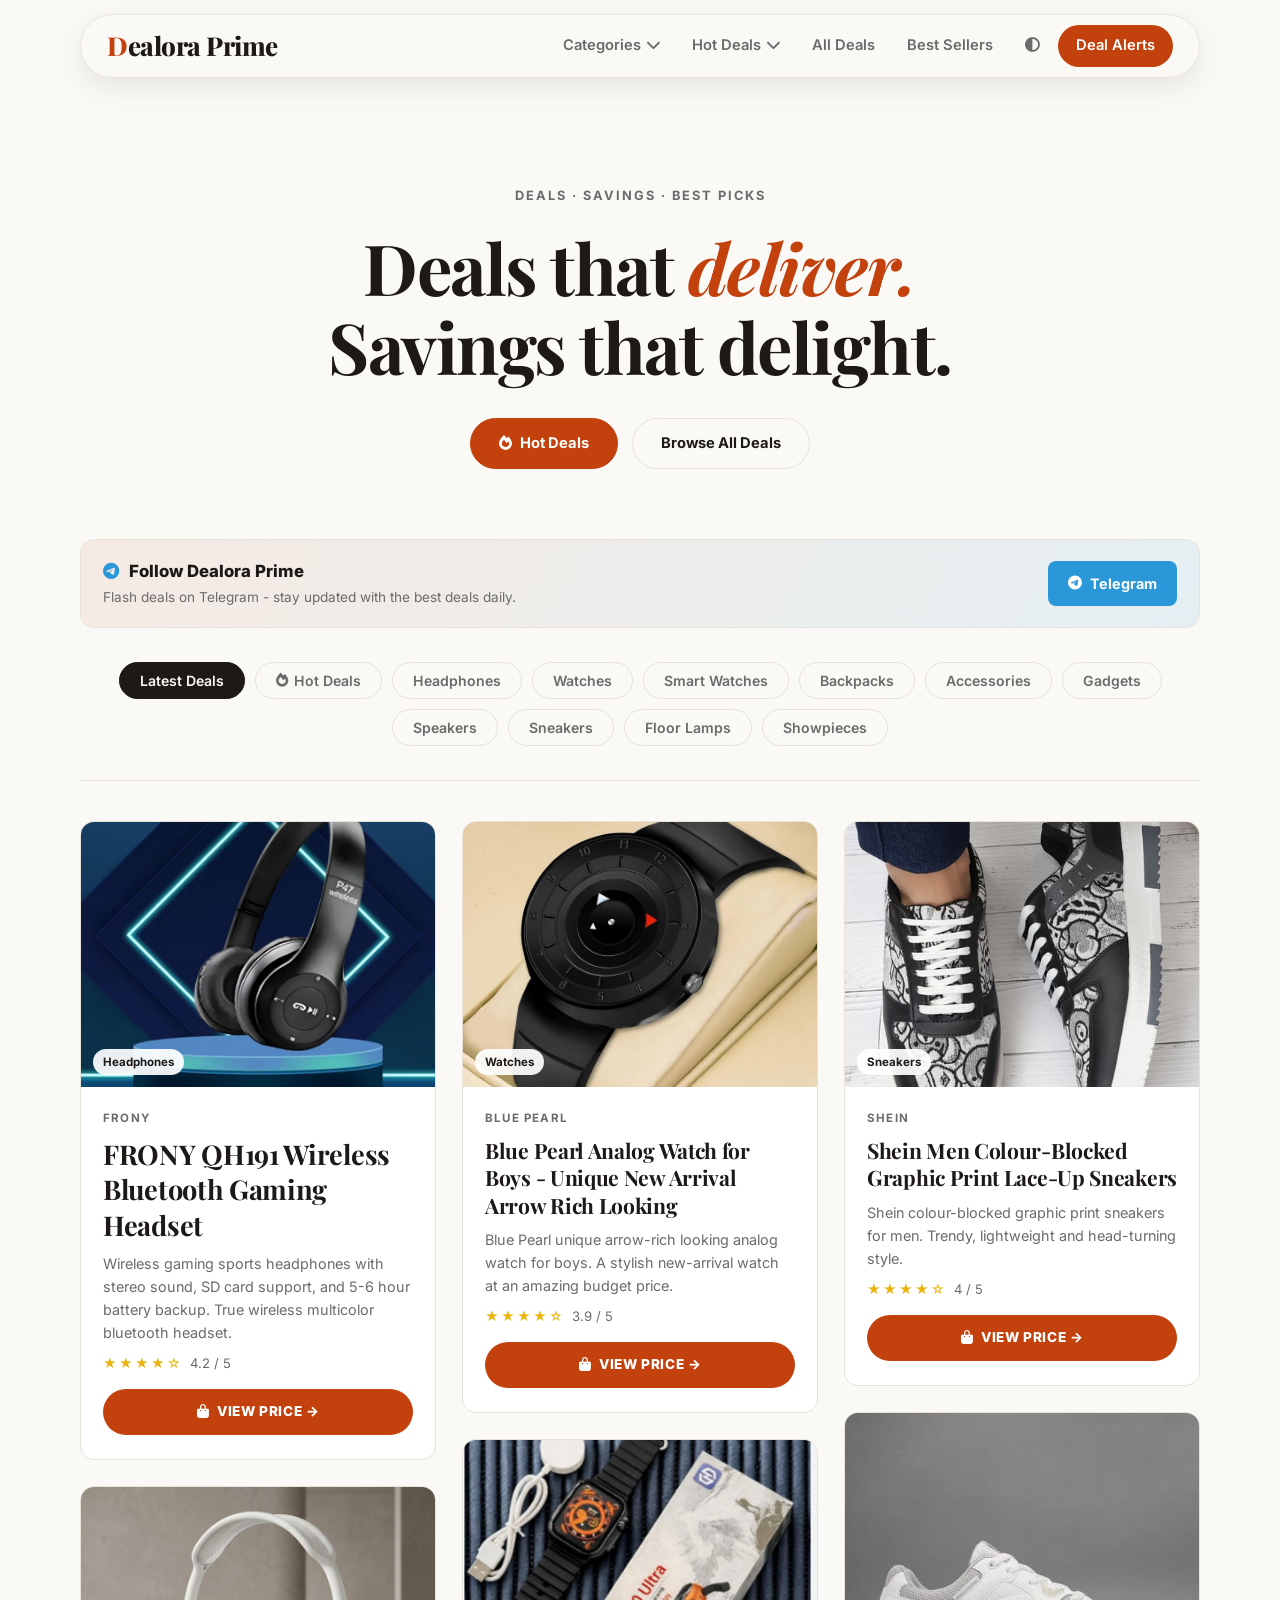
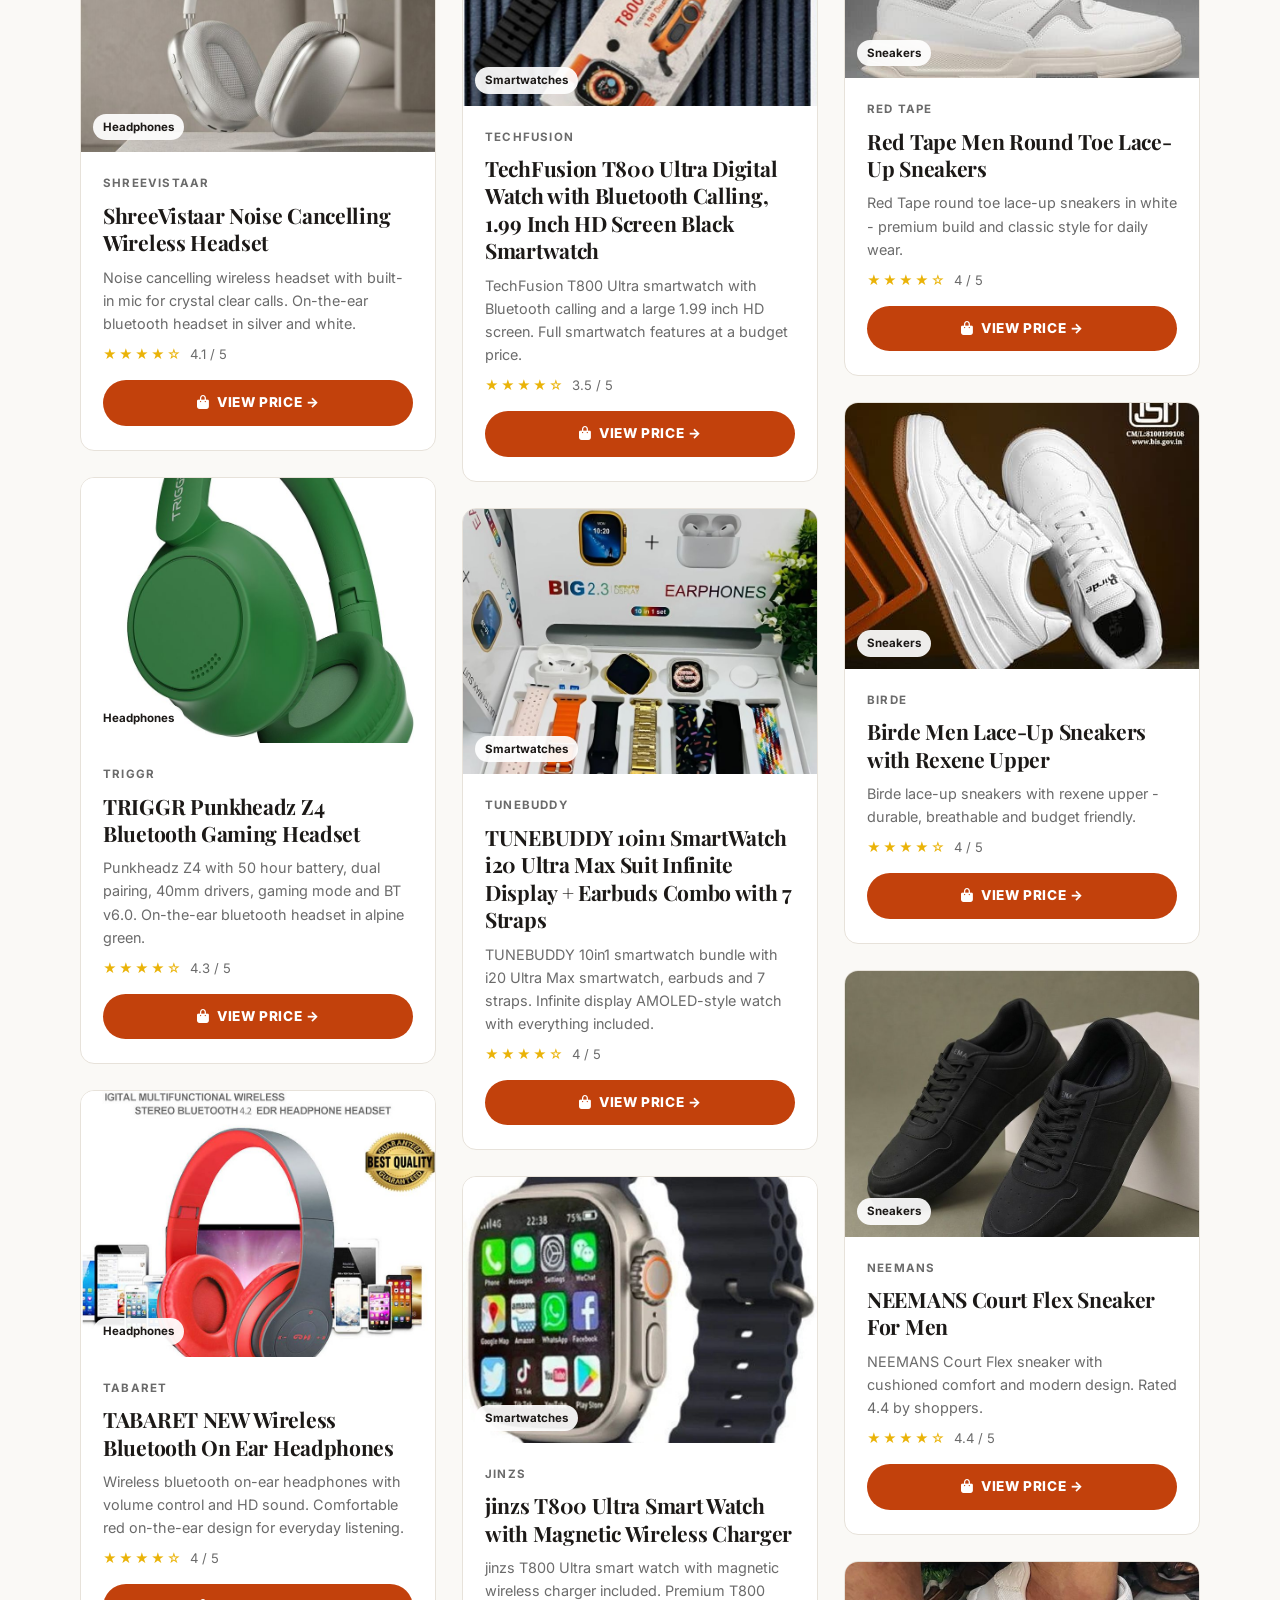
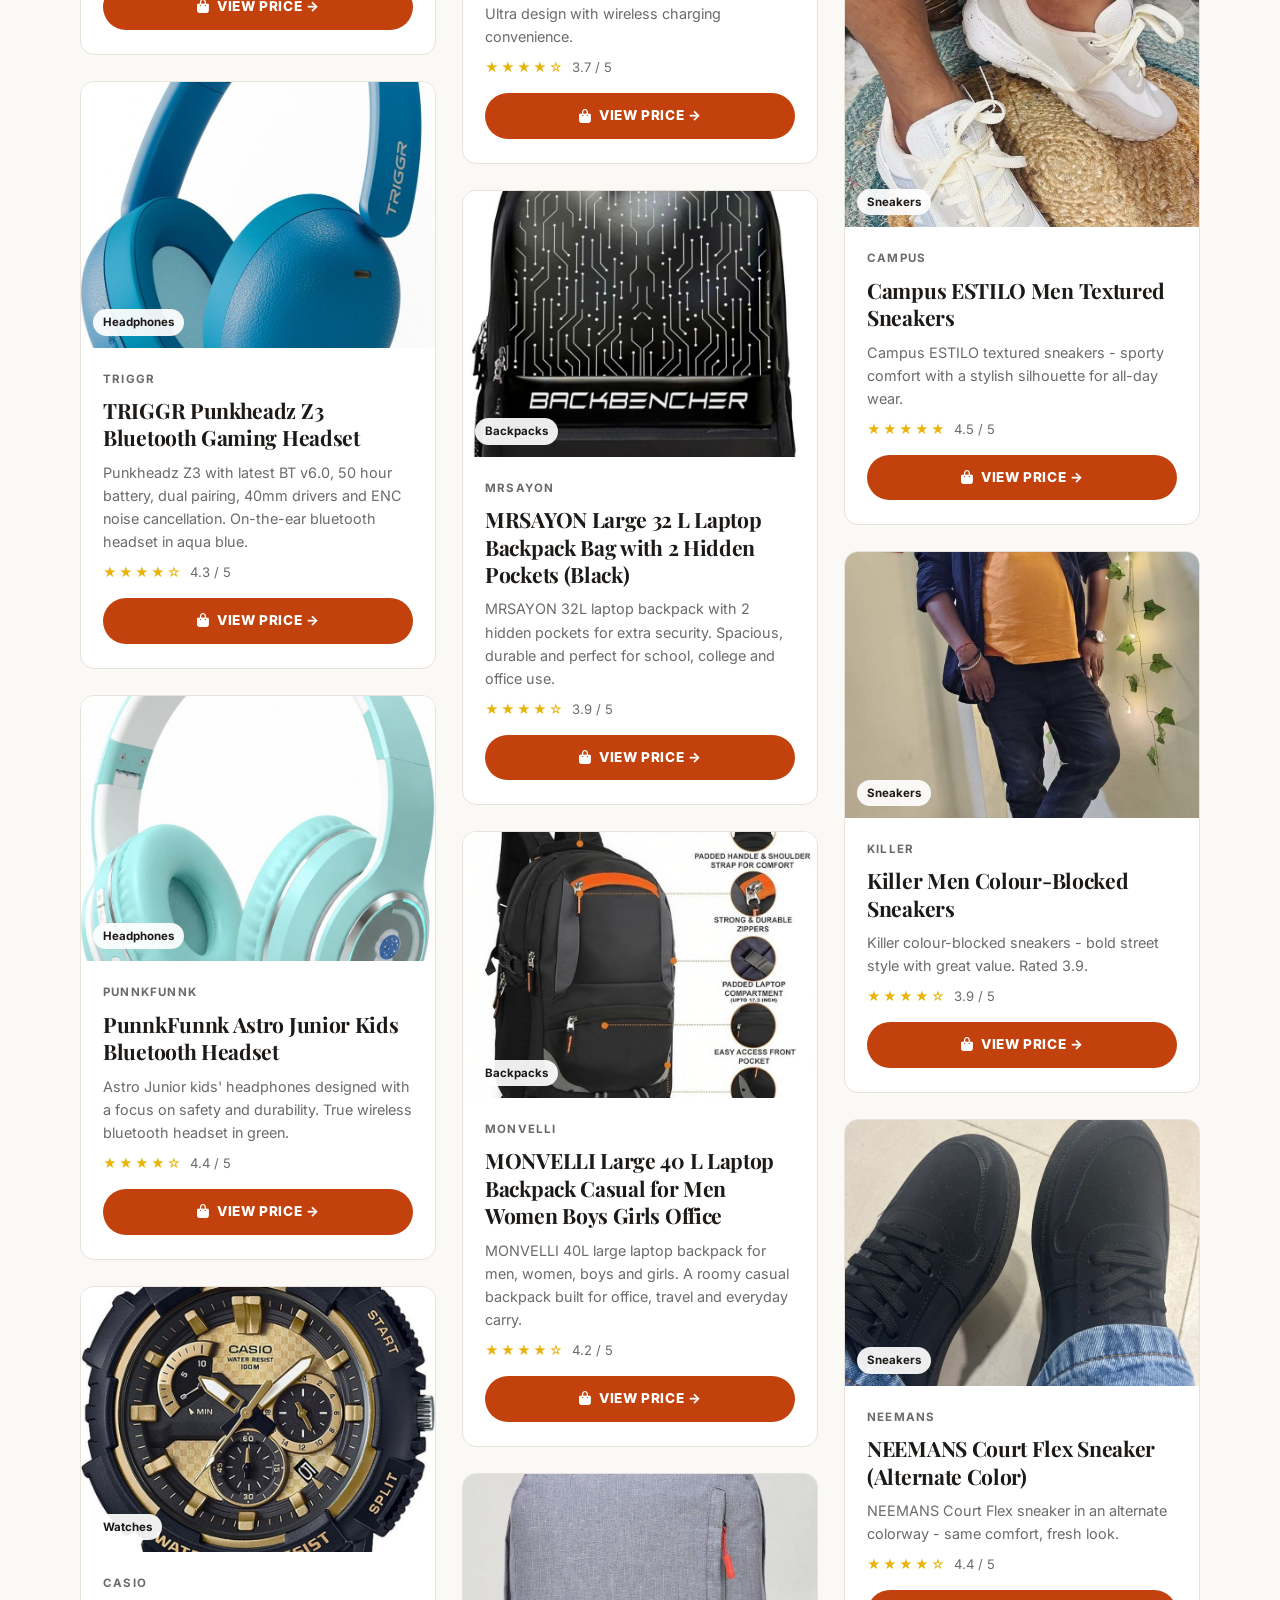
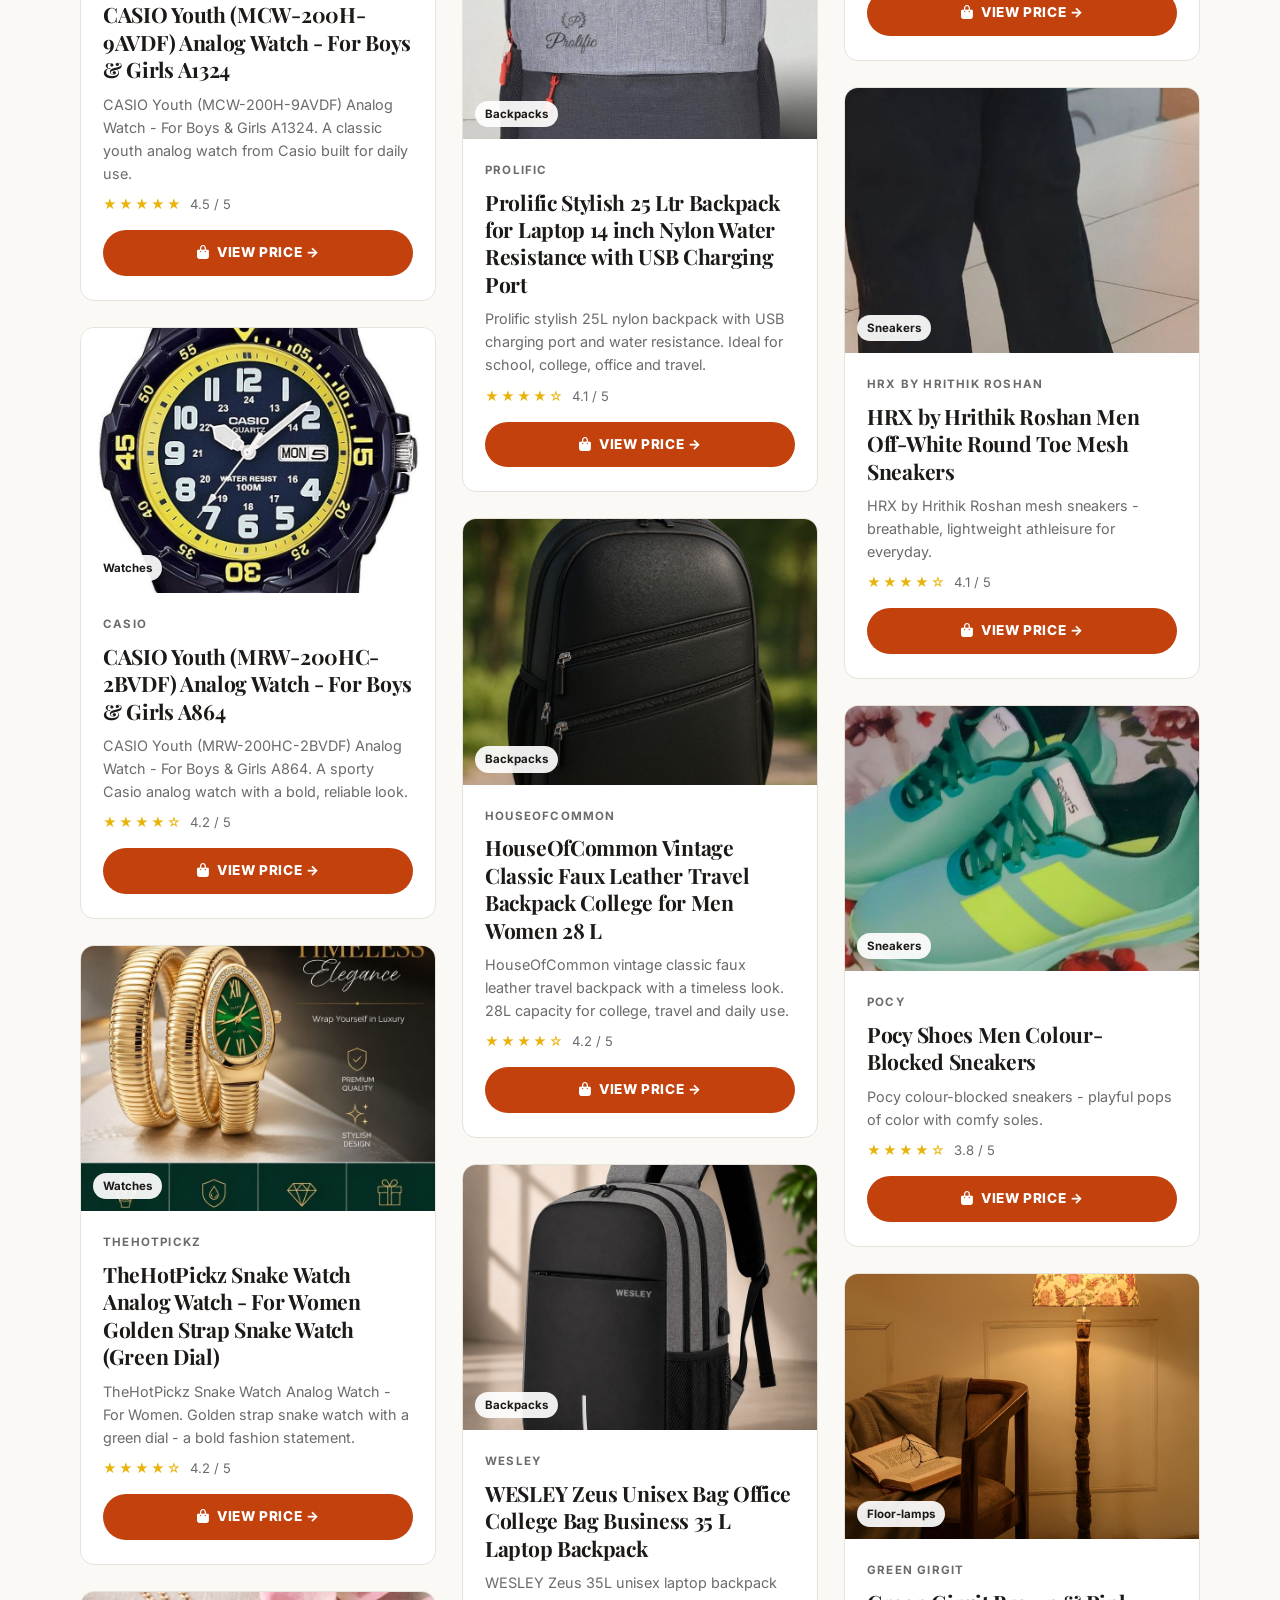
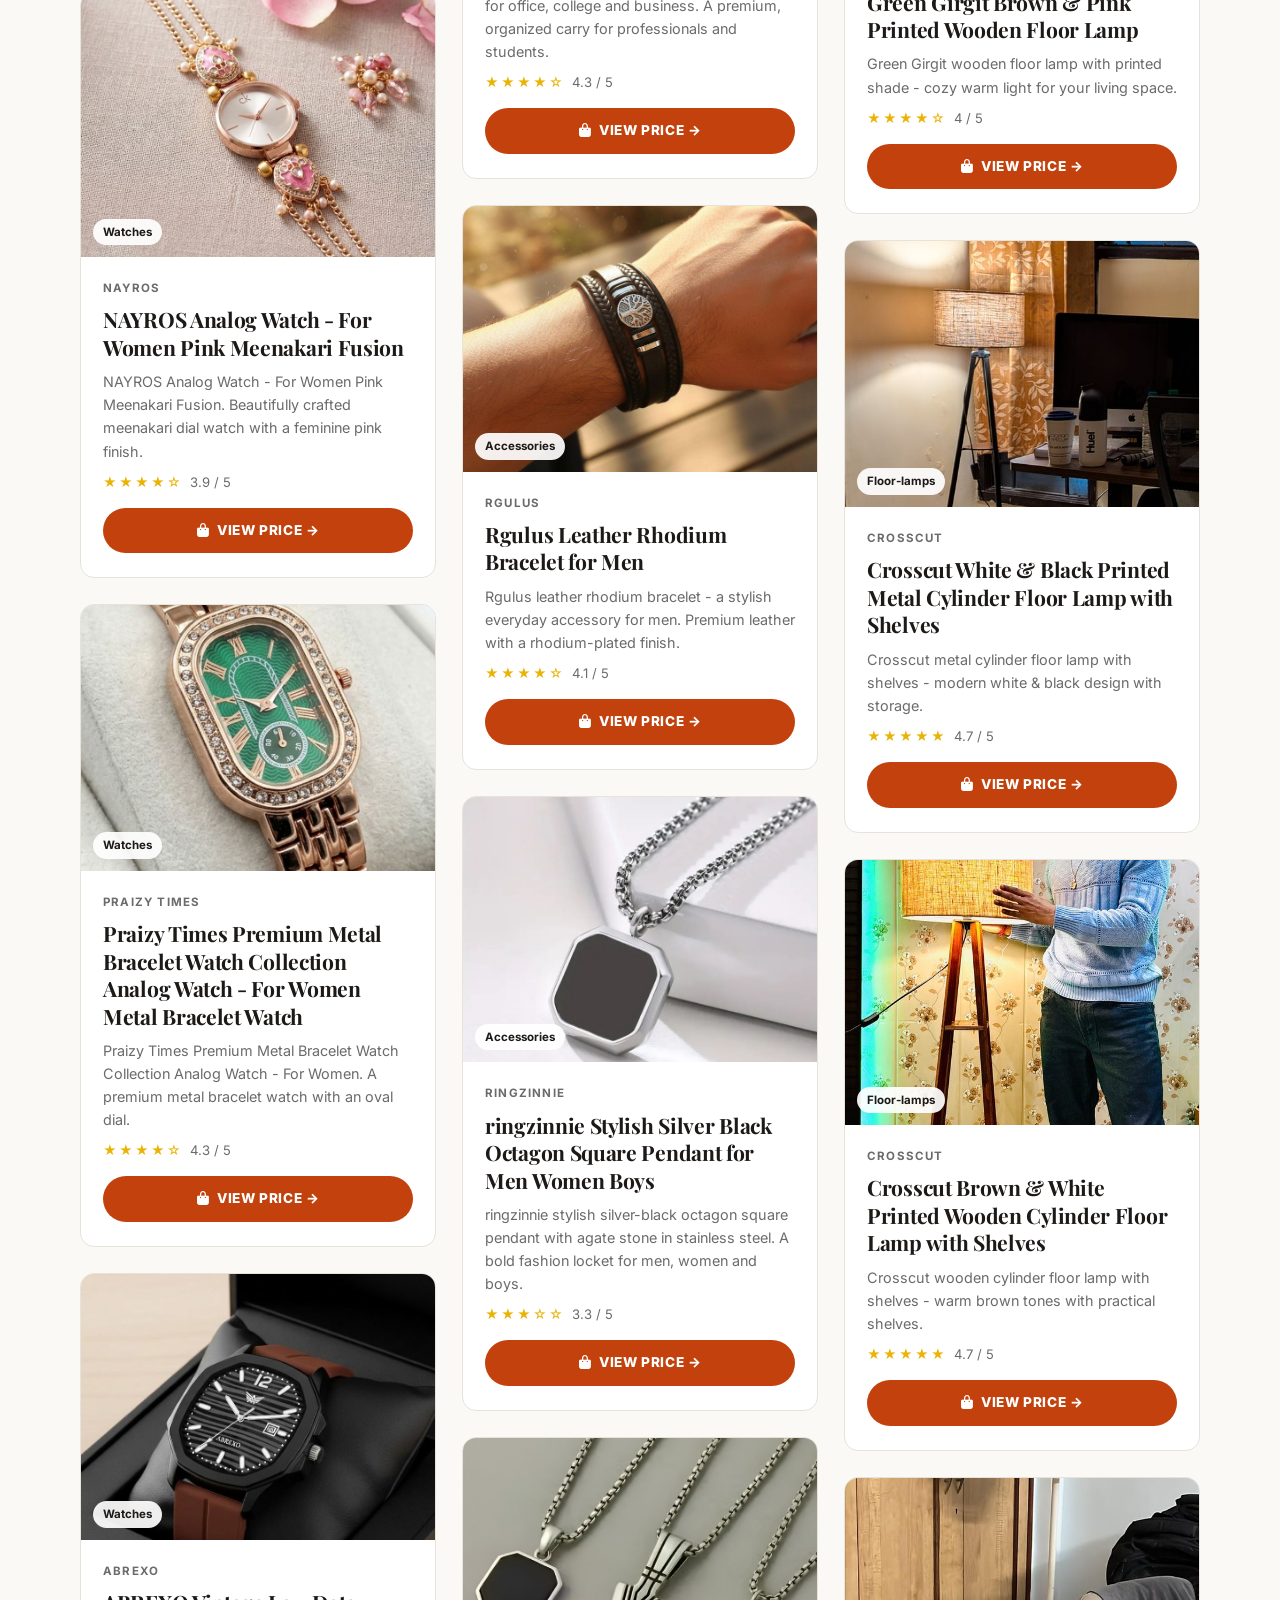
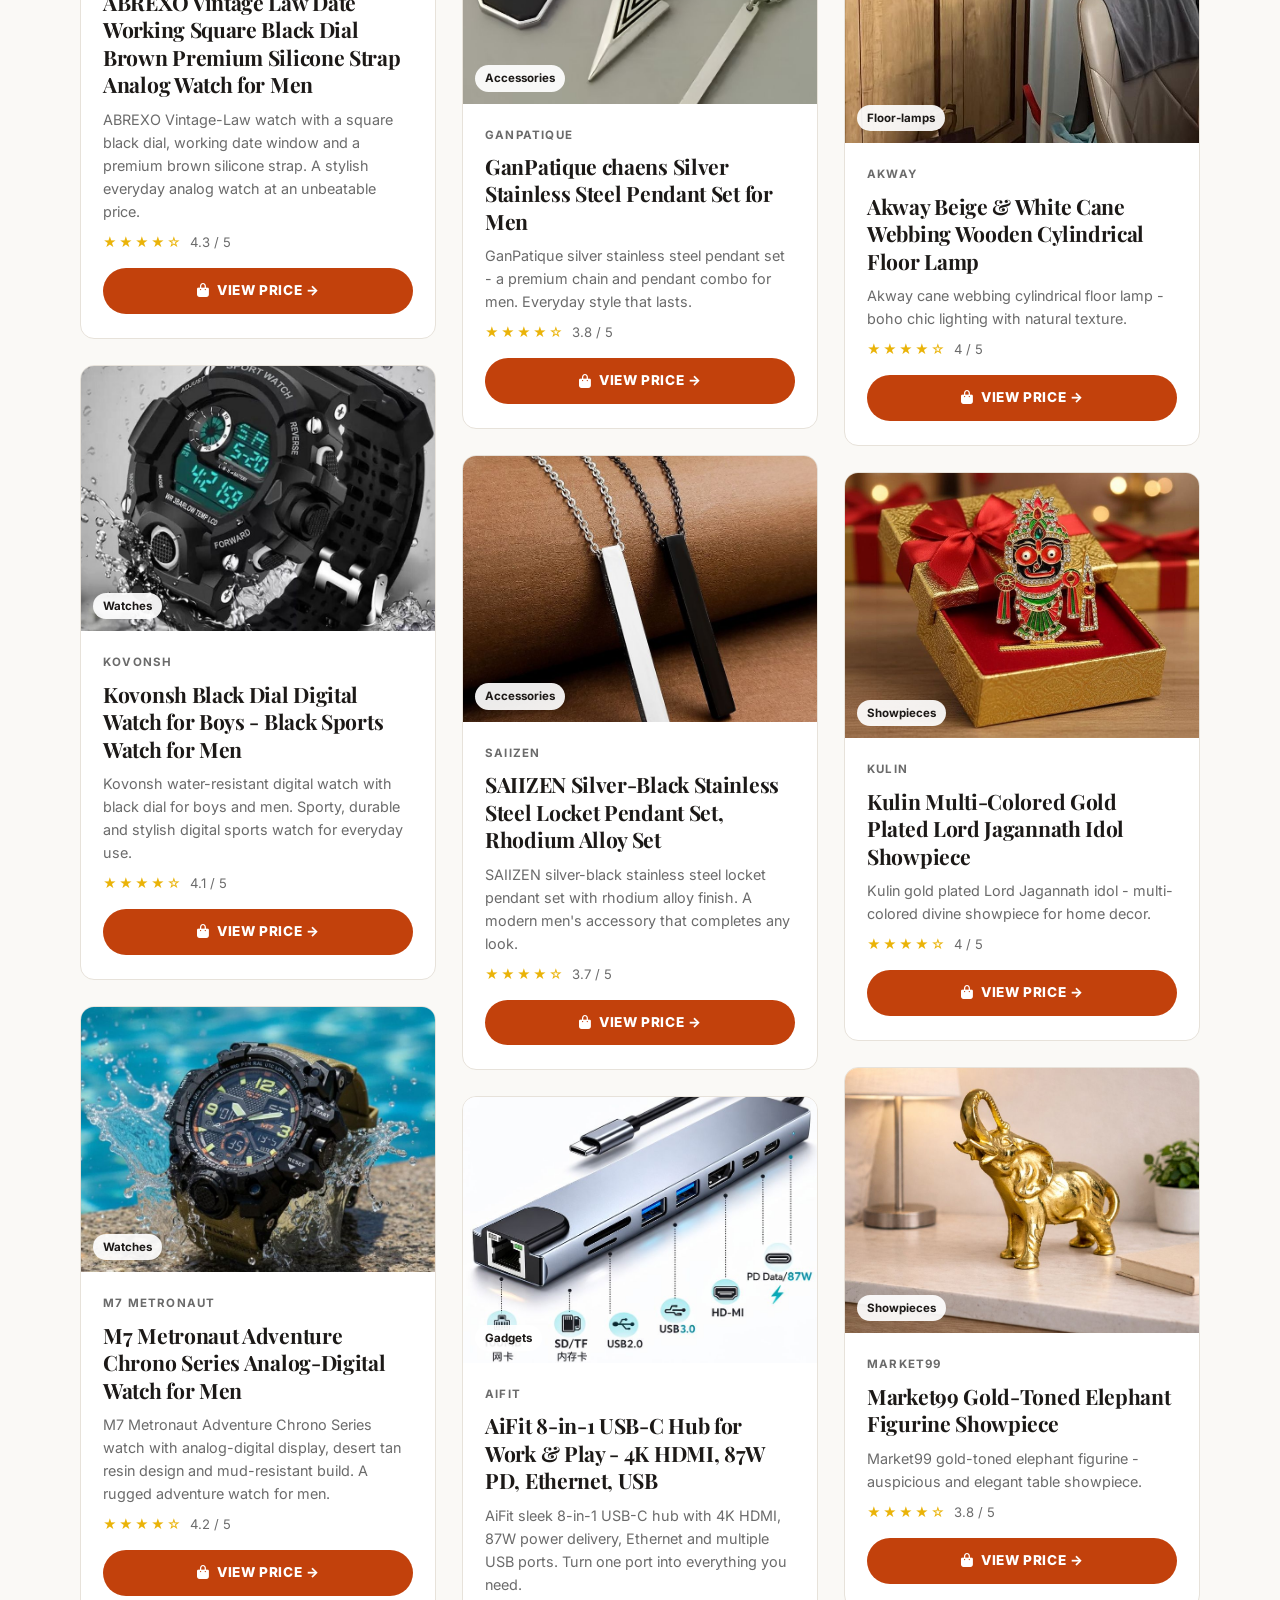
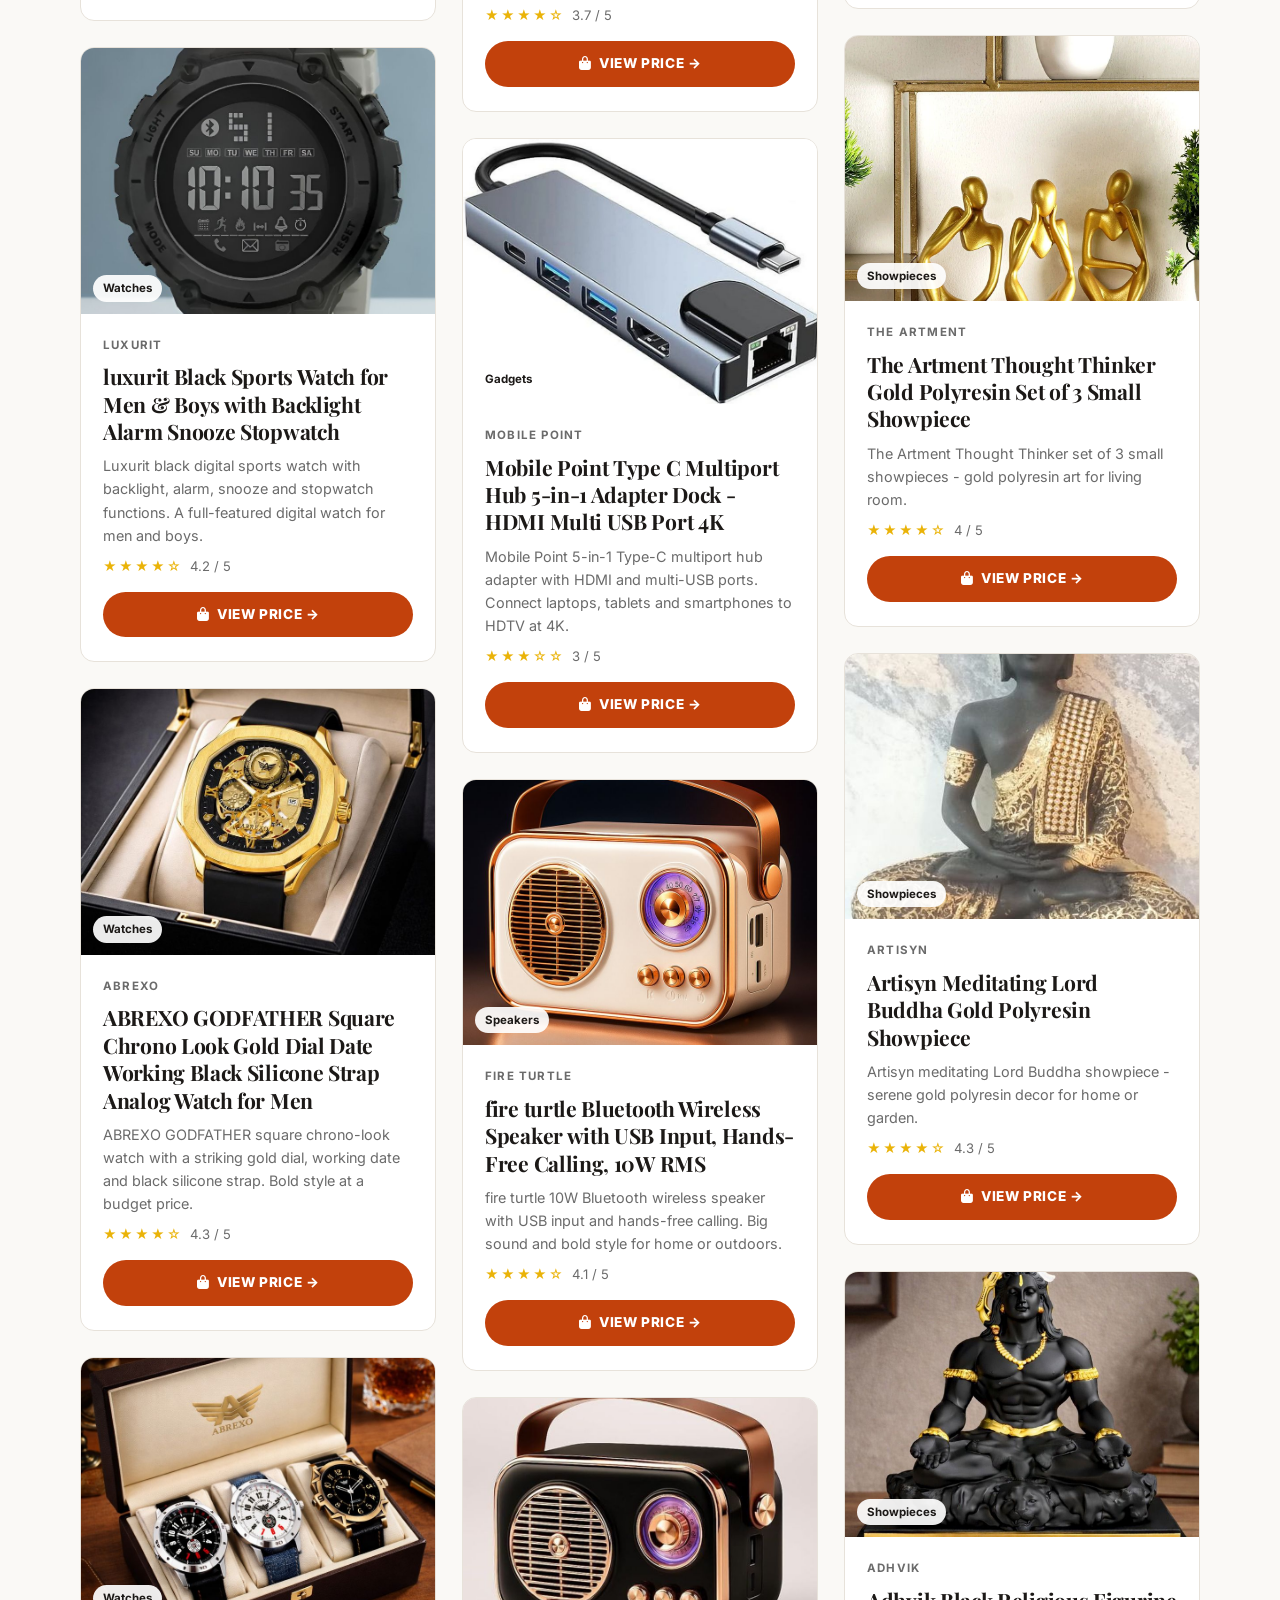
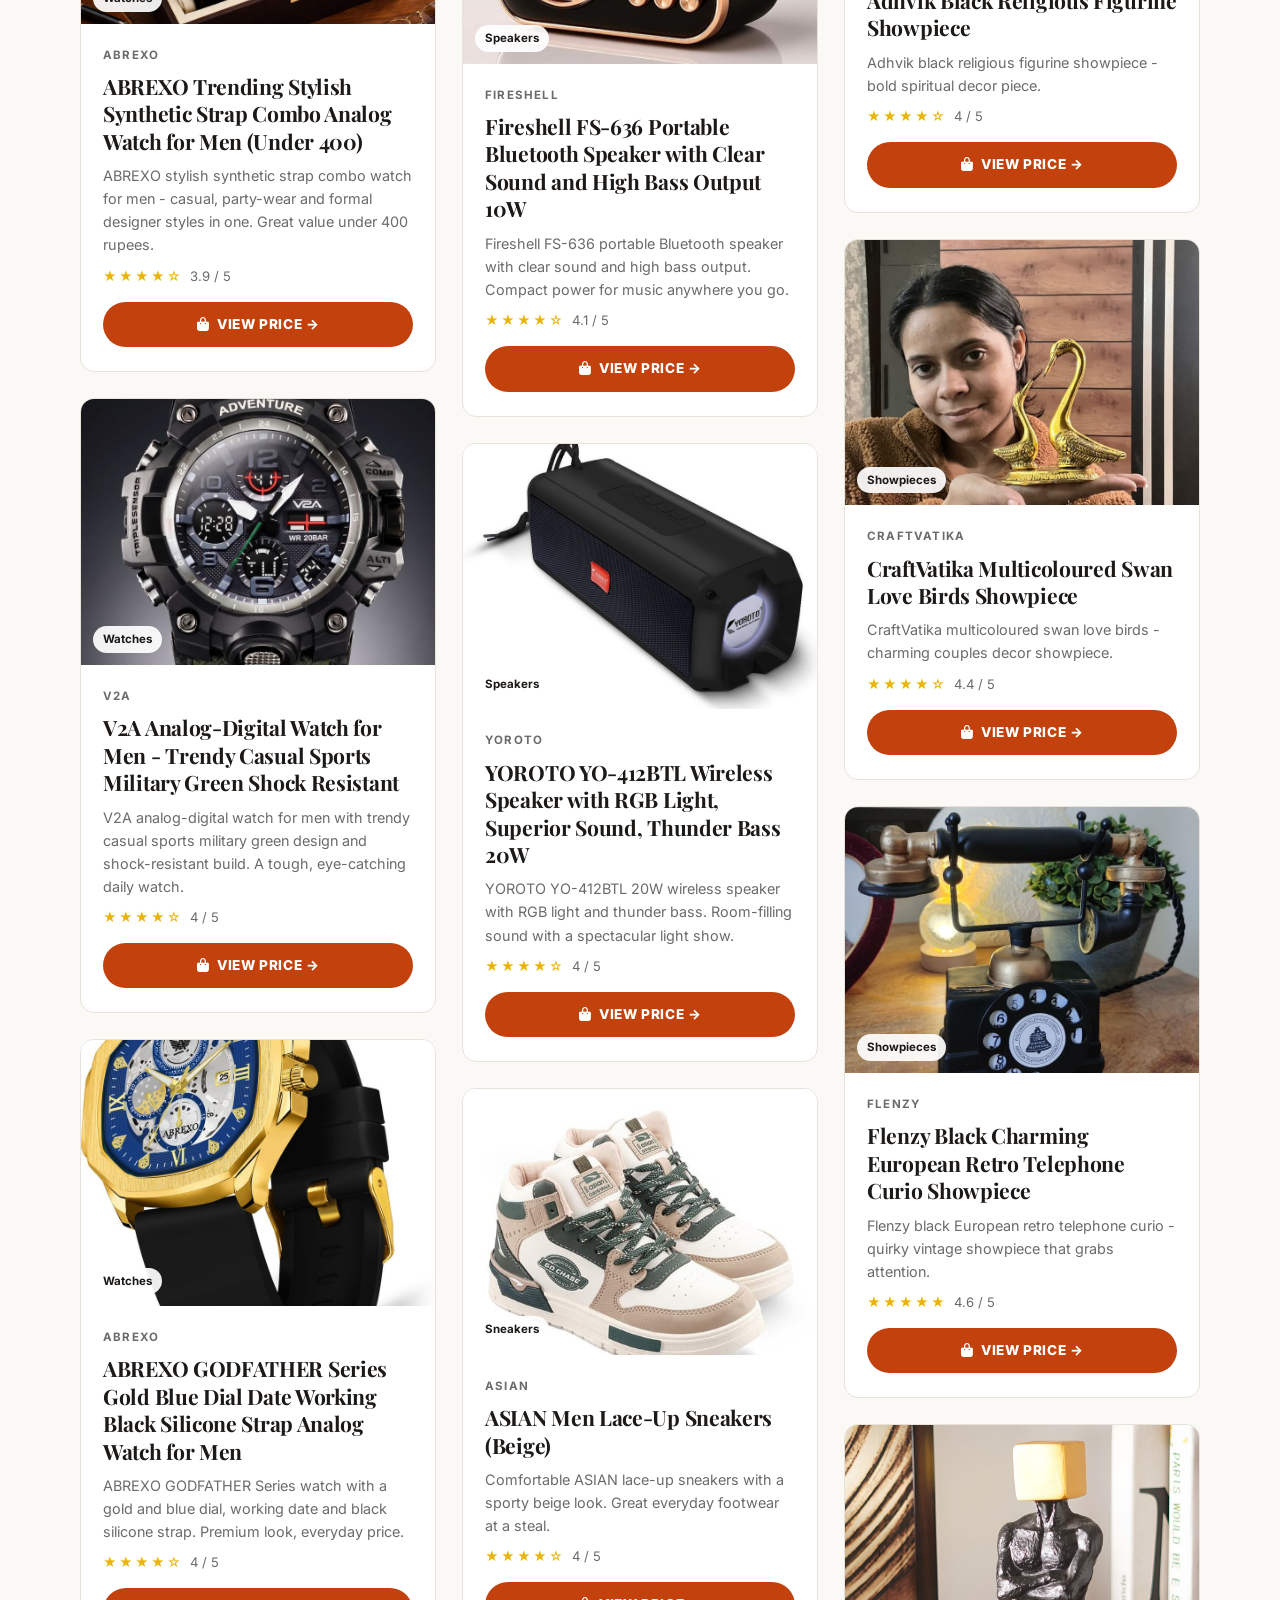
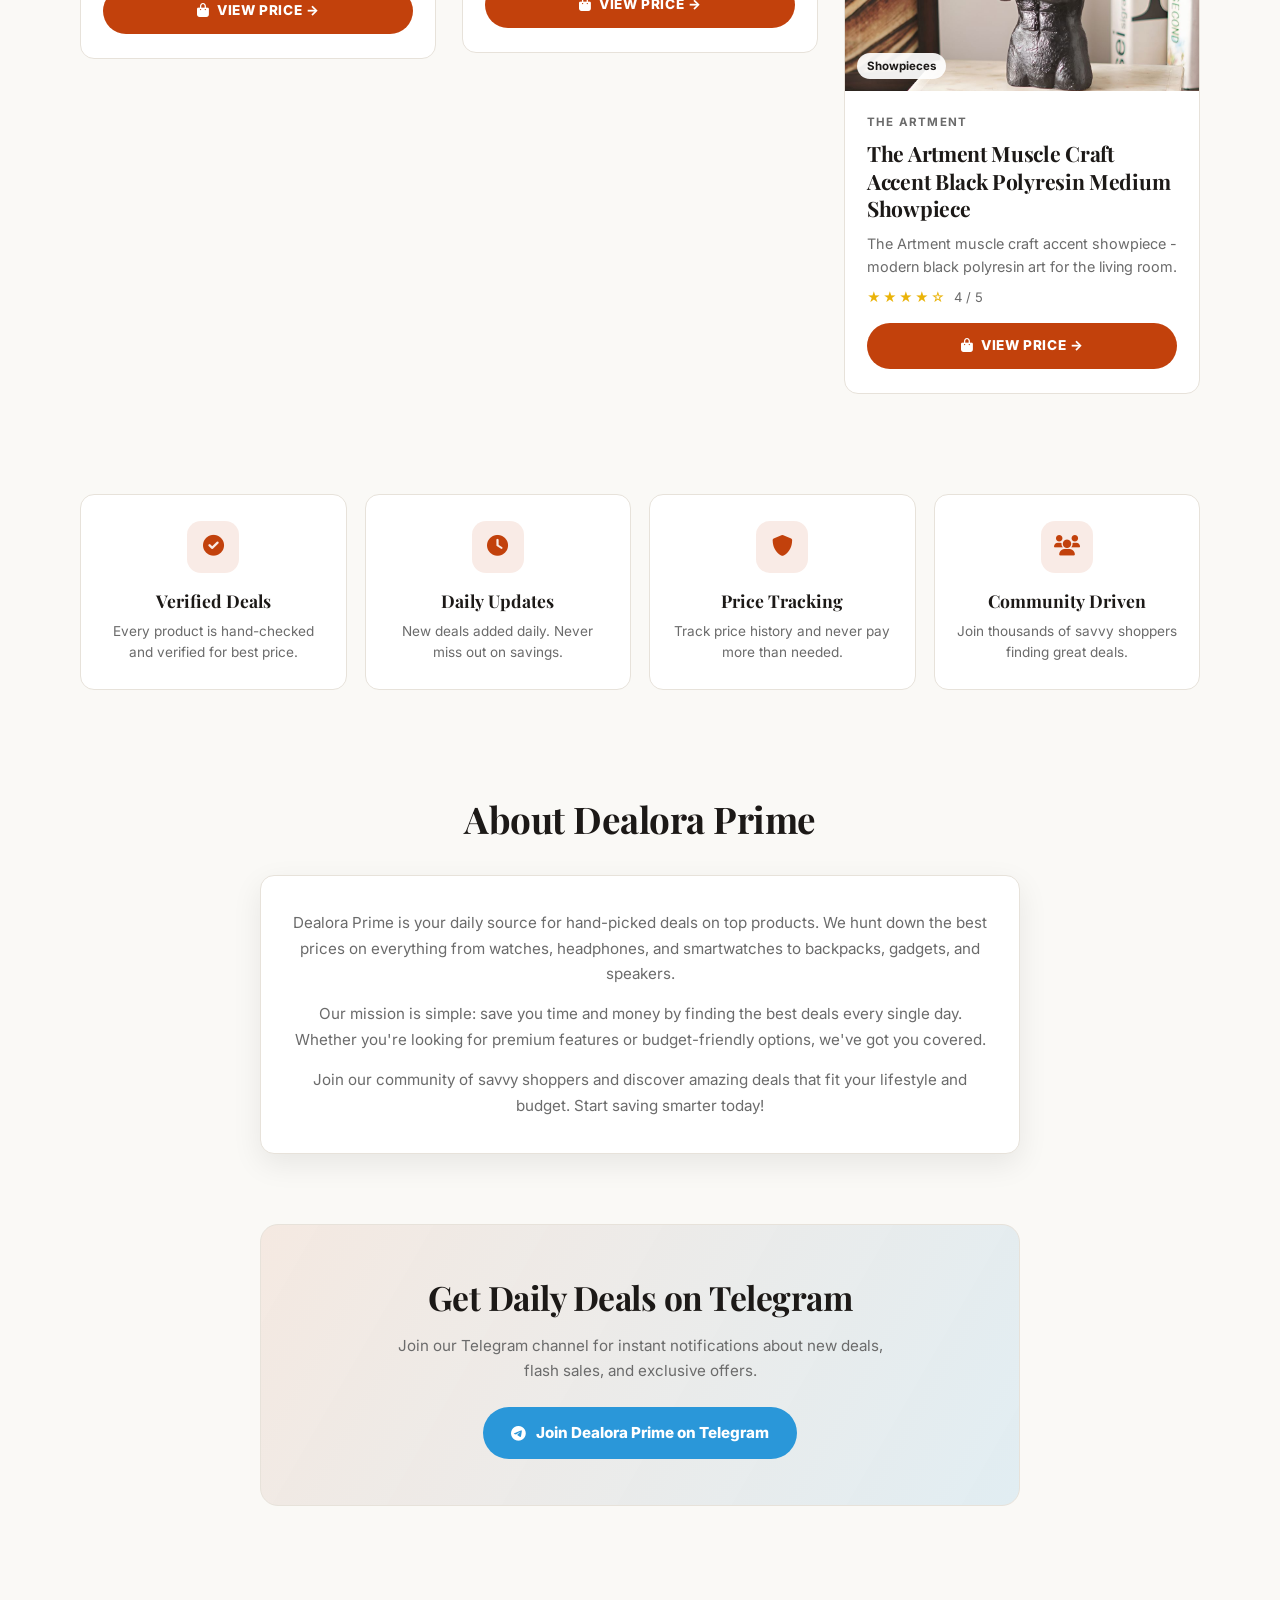
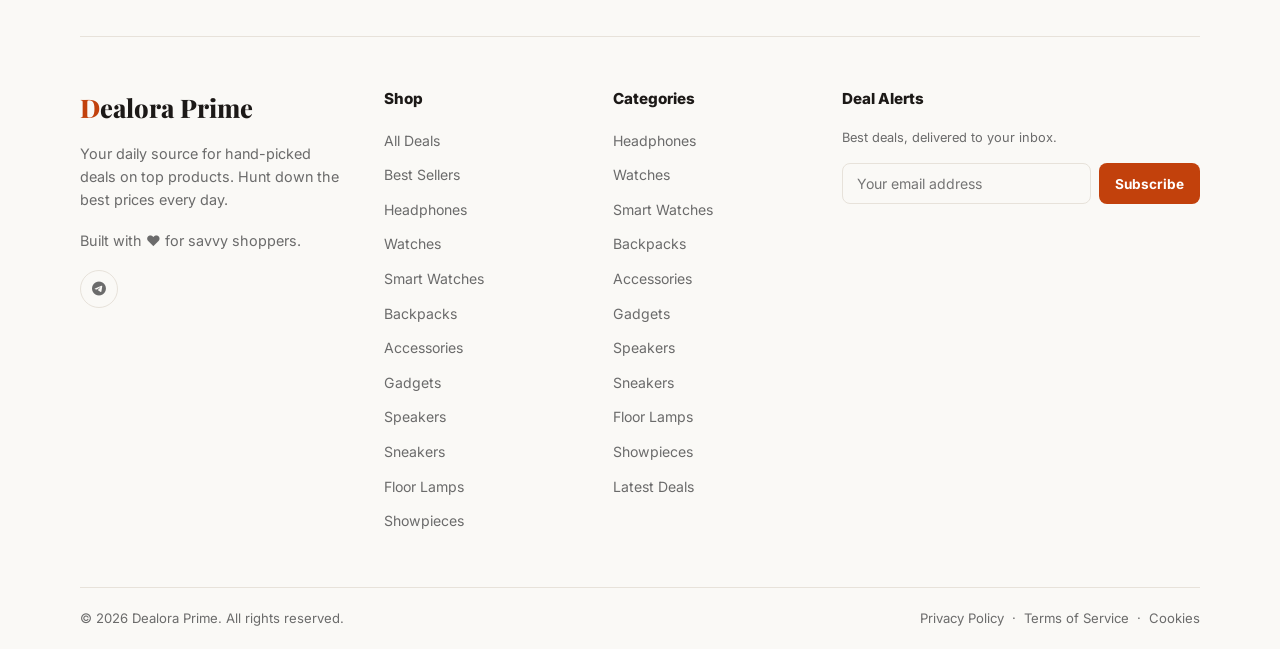
<file: index.html>
<!DOCTYPE html>
<html lang="en">
<head>
  <meta charset="UTF-8">
  <meta name="viewport" content="width=device-width, initial-scale=1.0">
  <title>Dealora Prime – Best Deals, Smart Savings</title>
  <meta name="description" content="Dealora Prime - daily hand-picked deals on watches, headphones & smartwatches from Flipkart at the best prices. Save more every day with verified deals.">
  <meta name="keywords" content="best deals india, flipkart deals, watch deals, headphone deals, smartwatch deals, budget watches, dealora prime">
  <meta name="robots" content="index, follow">
  <meta name="author" content="Dealora Prime">
  <meta name="google-site-verification" content="Zs_fap0v0glhugbB2S-a4gGF0Et32JrUEmk69YEff4k" />
  <link rel="canonical" href="https://Dealora-prime.github.io/">
  <link rel="icon" type="image/jpeg" href="favicon.jpg">
  <link rel="apple-touch-icon" href="images/dealora-logo.jpg">
  <meta property="og:type" content="website">
  <meta property="og:title" content="Dealora Prime – Best Deals, Smart Savings">
  <meta property="og:description" content="Daily hand-picked deals on watches, headphones, smartwatches, sneakers & more. Save more every day.">
  <meta property="og:url" content="https://Dealora-prime.github.io/">
  <meta property="og:site_name" content="Dealora Prime">
  <meta property="og:image" content="https://Dealora-prime.github.io/images/dealora-logo.jpg">
  <meta property="og:image:width" content="640">
  <meta property="og:image:height" content="640">
  <meta property="og:image:alt" content="Dealora Prime - Best Deals, Smart Savings">
  <meta name="twitter:card" content="summary">
  <meta name="twitter:title" content="Dealora Prime – Best Deals, Smart Savings">
  <meta name="twitter:description" content="Daily hand-picked deals on watches, headphones, smartwatches, sneakers & more.">
  <meta name="twitter:image" content="https://Dealora-prime.github.io/images/dealora-logo.jpg">
  <script type="application/ld+json">
  {
    "@context": "https://schema.org",
    "@type": "WebSite",
    "name": "Dealora Prime",
    "url": "https://Dealora-prime.github.io/",
    "description": "Daily hand-picked deals on watches, headphones & smartwatches from Flipkart.",
    "potentialAction": {
      "@type": "SearchAction",
      "target": "https://Dealora-prime.github.io/?s={search_term_string}",
      "query-input": "required name=search_term_string"
    }
  }
  </script>
  <link rel="preconnect" href="https://fonts.googleapis.com">
  <link href="https://fonts.googleapis.com/css2?family=Playfair+Display:ital,wght@0,500;0,600;0,700;0,800;1,500;1,600&family=Inter:wght@400;500;600;700;800&display=swap" rel="stylesheet">
  <link rel="stylesheet" href="https://cdnjs.cloudflare.com/ajax/libs/font-awesome/6.0.0-beta3/css/all.min.css">
  <link rel="stylesheet" href="css/style.css">
</head>
<body class="light-theme">

  <header id="mainHeader">
    <div class="nav-wrap" id="navWrap">
      <div class="logo" onclick="window.scrollTo({top:0,behavior:'smooth'})">Dealora Prime</div>
      <nav>
        <ul class="nav-links" id="navLinks">
          <li class="dropdown-parent">
            <a href="#" class="dropdown-toggle" onclick="event.preventDefault()">Categories <i class="fas fa-chevron-down"></i></a>
            <ul class="dropdown-menu">
              <li><a href="#" data-cat="all" class="all-cat">All Categories</a></li>
              <li><a href="#" data-cat="headphones">Headphones</a></li>
              <li><a href="#" data-cat="watches">Watches</a></li>
              <li><a href="#" data-cat="smartwatches">Smart Watches</a></li>
              <li><a href="#" data-cat="backpacks">Backpacks</a></li>
              <li><a href="#" data-cat="accessories">Accessories</a></li>
              <li><a href="#" data-cat="gadgets">Gadgets</a></li>
              <li><a href="#" data-cat="speakers">Speakers</a></li>
              <li><a href="#" data-cat="sneakers">Sneakers</a></li>
              <li><a href="#" data-cat="floor-lamps">Floor Lamps</a></li>
              <li><a href="#" data-cat="showpieces">Showpieces</a></li>
            </ul>
          </li>
          <li class="dropdown-parent">
            <a href="#" class="dropdown-toggle" onclick="event.preventDefault()">Hot Deals <i class="fas fa-chevron-down"></i></a>
            <ul class="dropdown-menu">
              <li><a href="#" data-cat="hot" class="all-cat">Best Sellers</a></li>
              <li><a href="#" data-cat="all">Today's Picks</a></li>
              <li><a href="#" data-cat="headphones">Headphones</a></li>
              <li><a href="#" data-cat="watches">Watches</a></li>
              <li><a href="#" data-cat="smartwatches">Smart Watches</a></li>
              <li><a href="#" data-cat="backpacks">Backpacks</a></li>
              <li><a href="#" data-cat="accessories">Accessories</a></li>
              <li><a href="#" data-cat="gadgets">Gadgets</a></li>
              <li><a href="#" data-cat="speakers">Speakers</a></li>
              <li><a href="#" data-cat="sneakers">Sneakers</a></li>
              <li><a href="#" data-cat="floor-lamps">Floor Lamps</a></li>
              <li><a href="#" data-cat="showpieces">Showpieces</a></li>
            </ul>
          </li>
          <li><a href="#" data-cat="all">All Deals</a></li>
          <li><a href="#" data-cat="hot">Best Sellers</a></li>
          <li><button class="theme-toggle" id="themeToggle"><i class="fas fa-adjust"></i></button></li>
          <li><a href="#newsletter" class="join-hub-btn">Deal Alerts</a></li>
        </ul>
        <button class="hamburger-icon" onclick="toggleMenu()"><i class="fas fa-bars"></i></button>
      </nav>
    </div>
  </header>

  <div id="closeBtn" onclick="toggleMenu()">&times;</div>
  <div id="menuBackdrop" onclick="closeMenu()"></div>

  <main>
    <section class="hero container">
      <span class="hero-tag reveal">Deals &middot; Savings &middot; Best Picks</span>
      <h1 class="reveal">Deals that <span>deliver.</span><br>Savings that delight.</h1>
      <div class="hero-actions reveal">
        <a href="#deals" class="hero-btn primary" data-scroll-cat="hot"><i class="fas fa-fire"></i> Hot Deals</a>
        <a href="#deals" class="hero-btn" data-scroll-cat="all">Browse All Deals</a>
      </div>
    </section>
    <section class="container">
      <div class="telegram-band reveal">
        <div class="telegram-band-text">
          <span class="telegram-band-title"><i class="fab fa-telegram-plane"></i> Follow Dealora Prime</span>
          <span class="telegram-band-sub">Flash deals on Telegram - stay updated with the best deals daily.</span>
        </div>
        <div class="telegram-band-btns">
          <a class="telegram-band-btn" href="https://t.me/DealoraPrime" target="_blank" rel="noopener"><i class="fab fa-telegram-plane"></i> Telegram</a>
        </div>
      </div>
    </section>
    <section class="container" id="deals">
      <div class="filter-bar reveal">
        <button class="filter-item active" data-cat="all">Latest Deals</button>
        <button class="filter-item" data-cat="hot"><i class="fas fa-fire"></i> Hot Deals</button>
        <button class="filter-item" data-cat="headphones">Headphones</button>
        <button class="filter-item" data-cat="watches">Watches</button>
        <button class="filter-item" data-cat="smartwatches">Smart Watches</button>
        <button class="filter-item" data-cat="backpacks">Backpacks</button>
        <button class="filter-item" data-cat="accessories">Accessories</button>
        <button class="filter-item" data-cat="gadgets">Gadgets</button>
        <button class="filter-item" data-cat="speakers">Speakers</button>
        <button class="filter-item" data-cat="sneakers">Sneakers</button>
        <button class="filter-item" data-cat="floor-lamps">Floor Lamps</button>
        <button class="filter-item" data-cat="showpieces">Showpieces</button>
      </div>
      <div class="blog-masonry" id="productGrid"></div>
    </section>
    
    <section class="features-section container reveal">
      <div class="features-grid">
        <div class="feature-card">
          <div class="feature-icon">
            <i class="fas fa-check-circle"></i>
          </div>
          <h3>Verified Deals</h3>
          <p>Every product is hand-checked and verified for best price.</p>
        </div>
        <div class="feature-card">
          <div class="feature-icon">
            <i class="fas fa-clock"></i>
          </div>
          <h3>Daily Updates</h3>
          <p>New deals added daily. Never miss out on savings.</p>
        </div>
        <div class="feature-card">
          <div class="feature-icon">
            <i class="fas fa-shield-alt"></i>
          </div>
          <h3>Price Tracking</h3>
          <p>Track price history and never pay more than needed.</p>
        </div>
        <div class="feature-card">
          <div class="feature-icon">
            <i class="fas fa-users"></i>
          </div>
          <h3>Community Driven</h3>
          <p>Join thousands of savvy shoppers finding great deals.</p>
        </div>
      </div>
    </section>
    
    <section class="dealora-stories container reveal">
      <h2>About Dealora Prime</h2>
      <div class="story-content">
        <p>Dealora Prime is your daily source for hand-picked deals on top products. We hunt down the best prices on everything from watches, headphones, and smartwatches to backpacks, gadgets, and speakers.</p>
        <p>Our mission is simple: save you time and money by finding the best deals every single day. Whether you're looking for premium features or budget-friendly options, we've got you covered.</p>
        <p>Join our community of savvy shoppers and discover amazing deals that fit your lifestyle and budget. Start saving smarter today!</p>
      </div>
    </section>
    
    <section class="telegram-cta container reveal">
      <div class="telegram-cta-content">
        <h2>Get Daily Deals on Telegram</h2>
        <p>Join our Telegram channel for instant notifications about new deals, flash sales, and exclusive offers.</p>
        <a href="https://t.me/DealoraPrime" target="_blank" rel="noopener" class="telegram-cta-btn">
          <i class="fab fa-telegram-plane"></i> Join Dealora Prime on Telegram
        </a>
      </div>
    </section>
  </main>
  
  <footer class="container">
    <div class="footer-grid">
      <div class="footer-col footer-about">
        <div class="footer-logo">Dealora Prime</div>
        <p>Your daily source for hand-picked deals on top products. Hunt down the best prices every day.</p>
        <p class="footer-credit">Built with &hearts; for savvy shoppers.</p>
        <div class="social-icons">
          <a href="https://t.me/DealoraPrime" target="_blank" rel="noopener" aria-label="Telegram"><i class="fab fa-telegram-plane"></i></a>
        </div>
      </div>
      <div class="footer-col"><h4>Shop</h4><ul class="footer-links"><li><a href="#" data-cat="all">All Deals</a></li><li><a href="#" data-cat="hot">Best Sellers</a></li><li><a href="#" data-cat="headphones">Headphones</a></li><li><a href="#" data-cat="watches">Watches</a></li><li><a href="#" data-cat="smartwatches">Smart Watches</a></li><li><a href="#" data-cat="backpacks">Backpacks</a></li><li><a href="#" data-cat="accessories">Accessories</a></li><li><a href="#" data-cat="gadgets">Gadgets</a></li><li><a href="#" data-cat="speakers">Speakers</a></li><li><a href="#" data-cat="sneakers">Sneakers</a></li><li><a href="#" data-cat="floor-lamps">Floor Lamps</a></li><li><a href="#" data-cat="showpieces">Showpieces</a></li></ul></div>
      <div class="footer-col"><h4>Categories</h4><ul class="footer-links"><li><a href="#" data-cat="headphones">Headphones</a></li><li><a href="#" data-cat="watches">Watches</a></li><li><a href="#" data-cat="smartwatches">Smart Watches</a></li><li><a href="#" data-cat="backpacks">Backpacks</a></li><li><a href="#" data-cat="accessories">Accessories</a></li><li><a href="#" data-cat="gadgets">Gadgets</a></li><li><a href="#" data-cat="speakers">Speakers</a></li><li><a href="#" data-cat="sneakers">Sneakers</a></li><li><a href="#" data-cat="floor-lamps">Floor Lamps</a></li><li><a href="#" data-cat="showpieces">Showpieces</a></li><li><a href="#" data-cat="all">Latest Deals</a></li></ul></div>
      <div class="footer-col" id="newsletter"><h4>Deal Alerts</h4><p style="color:var(--sub-text);font-size:clamp(0.78rem,1vw,0.9rem);margin-bottom:15px;">Best deals, delivered to your inbox.</p><form class="newsletter-form"><input type="email" placeholder="Your email address" required><button type="submit">Subscribe</button></form></div>
    </div>
    <div class="footer-bottom"><span>&copy; 2026 Dealora Prime. All rights reserved.</span><div><a href="privacy.html">Privacy Policy</a> &nbsp;&middot;&nbsp; <a href="terms.html">Terms of Service</a> &nbsp;&middot;&nbsp; <a href="cookies.html">Cookies</a></div></div>
  </footer>

  <div id="productModal" class="modal" aria-hidden="true">
    <div class="modal-overlay" onclick="closeModal()"></div>
    <div class="modal-box" role="dialog" aria-modal="true" aria-labelledby="modalTitle">
      <div class="modal-top">
        <button class="modal-back" onclick="closeModal()" aria-label="Back"><i class="fas fa-arrow-left"></i></button>
        <span class="modal-site">Dealora Prime</span>
        <span class="modal-brand" id="modalBrand"></span>
        <button class="modal-close" onclick="closeModal()" aria-label="Close">&times;</button>
      </div>
      <div class="modal-main">
        <div class="modal-layout">
          <div class="modal-slider" id="modalSlider">
            <div class="modal-slides" id="modalSlides"></div>
            <button class="slide-nav prev" id="slidePrev" onclick="goSlide(currentSlide - 1)" aria-label="Previous">&lsaquo;</button>
            <button class="slide-nav next" id="slideNext" onclick="goSlide(currentSlide + 1)" aria-label="Next">&rsaquo;</button>
            <div class="slide-dots" id="slideDots"></div>
          </div>
          <div class="modal-body">
            <span class="modal-meta" id="modalMeta"></span>
            <h2 class="modal-title" id="modalTitle"></h2>
            <div class="modal-rating" id="modalRating"></div>
            <div class="modal-highlights" id="modalHighlights"></div>
            <p class="modal-desc" id="modalDesc"></p>
            <h3 class="modal-section-title">Key Features</h3>
            <ul class="modal-features" id="modalFeatures"></ul>
          </div>
        </div>
      </div>
      <div class="modal-action">
        <a class="card-link modal-btn" id="modalBtn" target="_blank" rel="noopener sponsored"><i class="fas fa-shopping-bag"></i> View Price &rarr;</a>
      </div>
    </div>
  </div>

  <script src="js/script.js" defer></script>
</body>
</html>
</file>
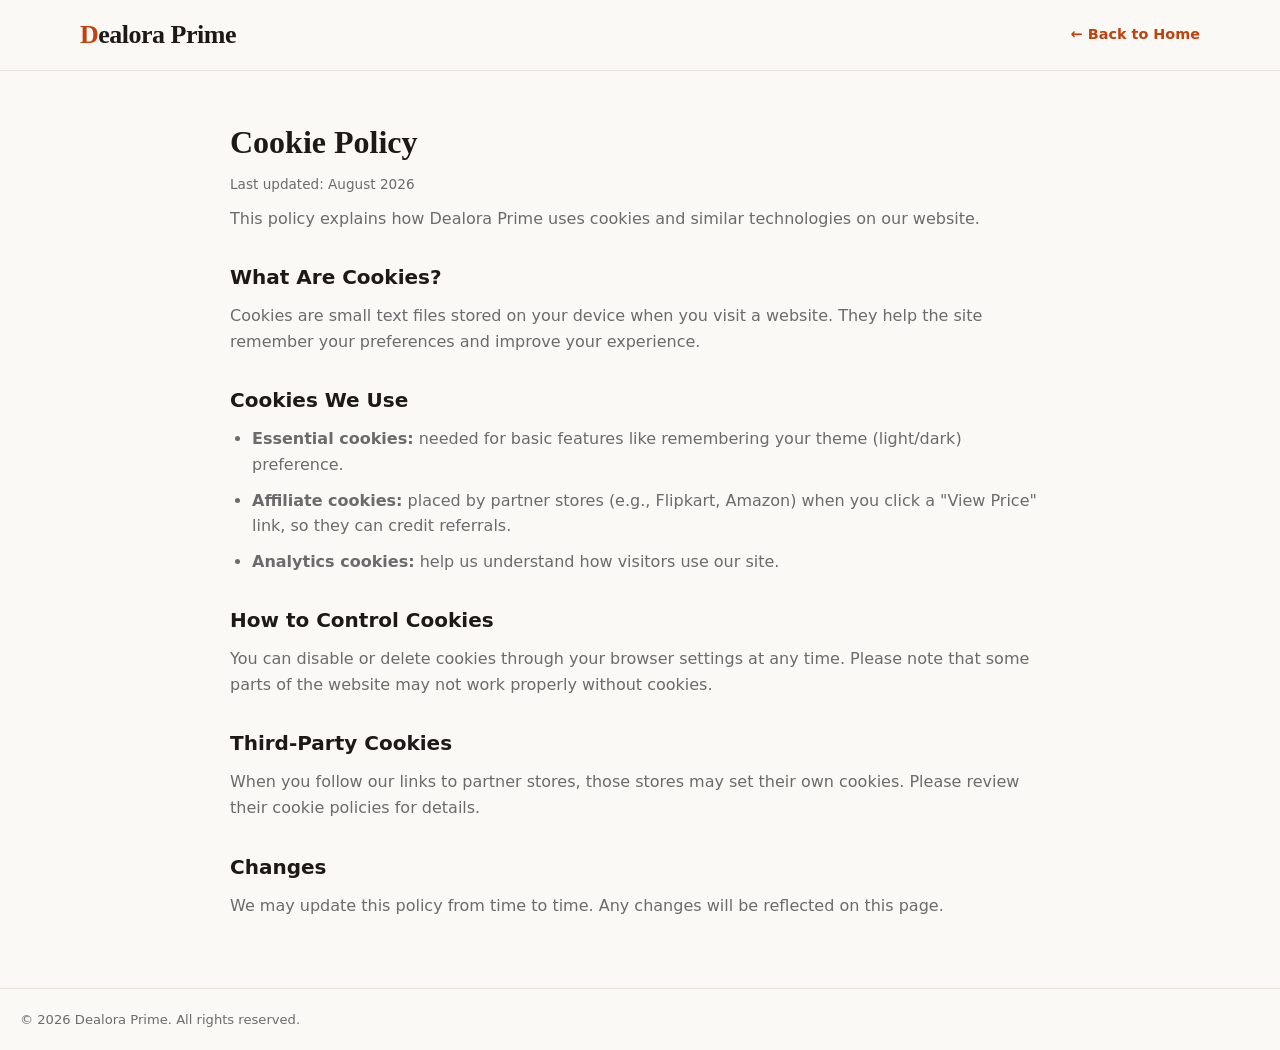
<file: cookies.html>
<!DOCTYPE html>
<html lang="en">
<head>
  <meta charset="UTF-8">
  <meta name="viewport" content="width=device-width, initial-scale=1.0">
  <title>Cookie Policy – Dealora Prime</title>
  <meta name="description" content="Cookie Policy for Dealora Prime">
  <link rel="stylesheet" href="css/style.css">
</head>
<body class="light-theme">
  <header class="legal-header">
    <div class="legal-nav">
      <div class="logo" onclick="window.scrollTo({top:0,behavior:'smooth'})">Dealora Prime</div>
      <a class="legal-back" href="index.html">&larr; Back to Home</a>
    </div>
  </header>
  <main class="legal-main">
    <h1>Cookie Policy</h1>
    <p class="legal-updated">Last updated: August 2026</p>
    <p>This policy explains how Dealora Prime uses cookies and similar technologies on our website.</p>
    <h2>What Are Cookies?</h2>
    <p>Cookies are small text files stored on your device when you visit a website. They help the site remember your preferences and improve your experience.</p>
    <h2>Cookies We Use</h2>
    <ul>
      <li><strong>Essential cookies:</strong> needed for basic features like remembering your theme (light/dark) preference.</li>
      <li><strong>Affiliate cookies:</strong> placed by partner stores (e.g., Flipkart, Amazon) when you click a "View Price" link, so they can credit referrals.</li>
      <li><strong>Analytics cookies:</strong> help us understand how visitors use our site.</li>
    </ul>
    <h2>How to Control Cookies</h2>
    <p>You can disable or delete cookies through your browser settings at any time. Please note that some parts of the website may not work properly without cookies.</p>
    <h2>Third-Party Cookies</h2>
    <p>When you follow our links to partner stores, those stores may set their own cookies. Please review their cookie policies for details.</p>
    <h2>Changes</h2>
    <p>We may update this policy from time to time. Any changes will be reflected on this page.</p>
  </main>
  <footer class="footer-bottom" style="text-align:center;padding:20px;"><span>&copy; 2026 Dealora Prime. All rights reserved.</span></footer>
</body>
</html>
</file>
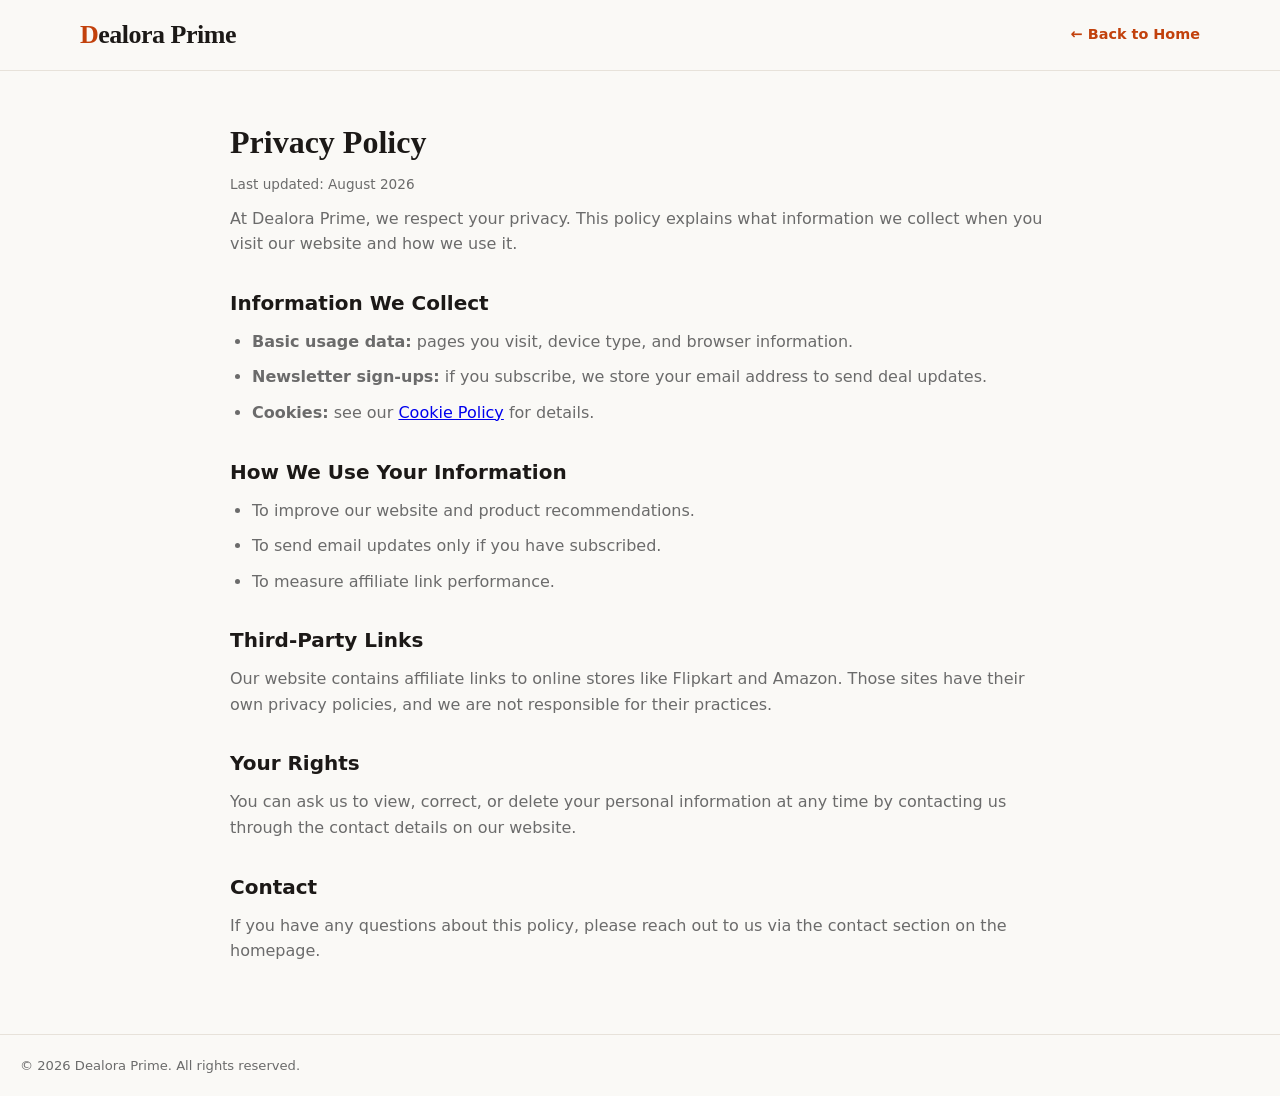
<file: privacy.html>
<!DOCTYPE html>
<html lang="en">
<head>
  <meta charset="UTF-8">
  <meta name="viewport" content="width=device-width, initial-scale=1.0">
  <title>Privacy Policy – Dealora Prime</title>
  <meta name="description" content="Privacy Policy for Dealora Prime">
  <link rel="stylesheet" href="css/style.css">
</head>
<body class="light-theme">
  <header class="legal-header">
    <div class="legal-nav">
      <div class="logo" onclick="window.scrollTo({top:0,behavior:'smooth'})">Dealora Prime</div>
      <a class="legal-back" href="index.html">&larr; Back to Home</a>
    </div>
  </header>
  <main class="legal-main">
    <h1>Privacy Policy</h1>
    <p class="legal-updated">Last updated: August 2026</p>
    <p>At Dealora Prime, we respect your privacy. This policy explains what information we collect when you visit our website and how we use it.</p>
    <h2>Information We Collect</h2>
    <ul>
      <li><strong>Basic usage data:</strong> pages you visit, device type, and browser information.</li>
      <li><strong>Newsletter sign-ups:</strong> if you subscribe, we store your email address to send deal updates.</li>
      <li><strong>Cookies:</strong> see our <a href="cookies.html">Cookie Policy</a> for details.</li>
    </ul>
    <h2>How We Use Your Information</h2>
    <ul>
      <li>To improve our website and product recommendations.</li>
      <li>To send email updates only if you have subscribed.</li>
      <li>To measure affiliate link performance.</li>
    </ul>
    <h2>Third-Party Links</h2>
    <p>Our website contains affiliate links to online stores like Flipkart and Amazon. Those sites have their own privacy policies, and we are not responsible for their practices.</p>
    <h2>Your Rights</h2>
    <p>You can ask us to view, correct, or delete your personal information at any time by contacting us through the contact details on our website.</p>
    <h2>Contact</h2>
    <p>If you have any questions about this policy, please reach out to us via the contact section on the homepage.</p>
  </main>
  <footer class="footer-bottom" style="text-align:center;padding:20px;"><span>&copy; 2026 Dealora Prime. All rights reserved.</span></footer>
</body>
</html>
</file>
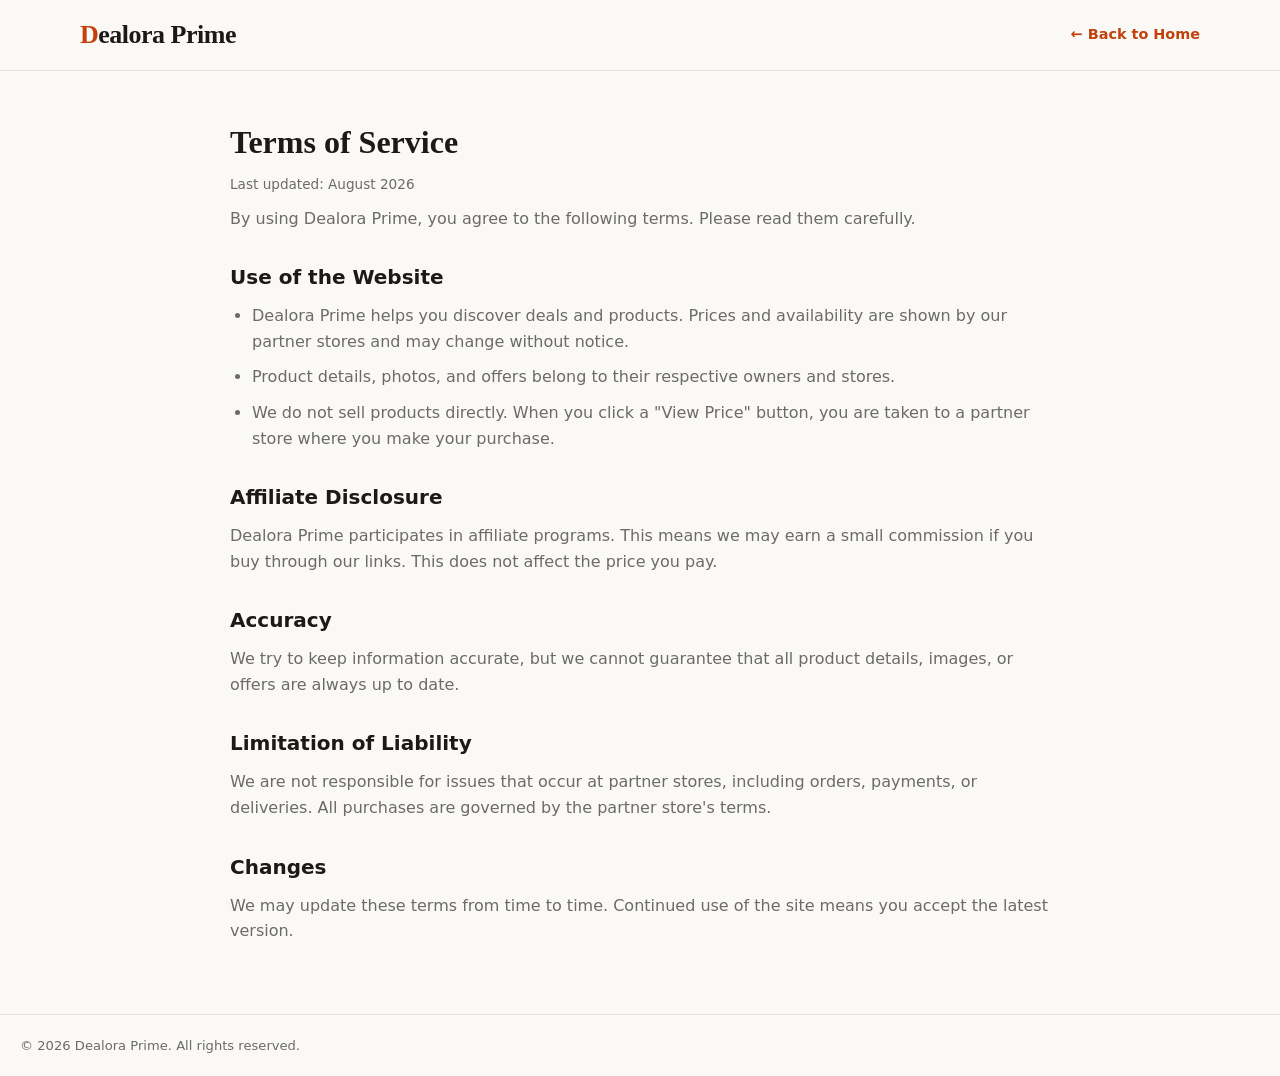
<file: terms.html>
<!DOCTYPE html>
<html lang="en">
<head>
  <meta charset="UTF-8">
  <meta name="viewport" content="width=device-width, initial-scale=1.0">
  <title>Terms of Service – Dealora Prime</title>
  <meta name="description" content="Terms of Service for Dealora Prime">
  <link rel="stylesheet" href="css/style.css">
</head>
<body class="light-theme">
  <header class="legal-header">
    <div class="legal-nav">
      <div class="logo" onclick="window.scrollTo({top:0,behavior:'smooth'})">Dealora Prime</div>
      <a class="legal-back" href="index.html">&larr; Back to Home</a>
    </div>
  </header>
  <main class="legal-main">
    <h1>Terms of Service</h1>
    <p class="legal-updated">Last updated: August 2026</p>
    <p>By using Dealora Prime, you agree to the following terms. Please read them carefully.</p>
    <h2>Use of the Website</h2>
    <ul>
      <li>Dealora Prime helps you discover deals and products. Prices and availability are shown by our partner stores and may change without notice.</li>
      <li>Product details, photos, and offers belong to their respective owners and stores.</li>
      <li>We do not sell products directly. When you click a "View Price" button, you are taken to a partner store where you make your purchase.</li>
    </ul>
    <h2>Affiliate Disclosure</h2>
    <p>Dealora Prime participates in affiliate programs. This means we may earn a small commission if you buy through our links. This does not affect the price you pay.</p>
    <h2>Accuracy</h2>
    <p>We try to keep information accurate, but we cannot guarantee that all product details, images, or offers are always up to date.</p>
    <h2>Limitation of Liability</h2>
    <p>We are not responsible for issues that occur at partner stores, including orders, payments, or deliveries. All purchases are governed by the partner store's terms.</p>
    <h2>Changes</h2>
    <p>We may update these terms from time to time. Continued use of the site means you accept the latest version.</p>
  </main>
  <footer class="footer-bottom" style="text-align:center;padding:20px;"><span>&copy; 2026 Dealora Prime. All rights reserved.</span></footer>
</body>
</html>
</file>
<file: css/style.css>
:root {
  --accent: #c2410c;
  --accent-soft: rgba(194, 65, 12, 0.1);
  --transition: 0.3s ease;
  --radius: 14px;
  --shadow: 0 10px 30px rgba(0, 0, 0, 0.08);
  --shadow-hover: 0 22px 46px rgba(0, 0, 0, 0.16);
}

body.light-theme {
  --bg-color: #faf9f6;
  --surface: #ffffff;
  --text-color: #1c1917;
  --sub-text: #6b6b6b;
  --border-color: #e7e2da;
  --header-bg: rgba(250, 249, 246, 0.92);
  --muted-bg: #f2efe9;
}

body.dark-theme {
  --bg-color: #0d0d0e;
  --surface: #17181a;
  --text-color: #f2f0ea;
  --sub-text: #9d9b96;
  --border-color: #26272a;
  --header-bg: rgba(13, 13, 14, 0.92);
  --muted-bg: #1c1d1f;
}

* {
  margin: 0;
  padding: 0;
  box-sizing: border-box;
}

html {
  scroll-behavior: smooth;
}

body {
  font-family: 'Inter', system-ui, -apple-system, sans-serif;
  background: var(--bg-color);
  color: var(--text-color);
  line-height: 1.6;
  transition: background var(--transition), color var(--transition);
}

.container {
  width: min(1120px, 90%);
  margin: 0 auto;
}

img {
  display: block;
  max-width: 100%;
}

/* ---------- Header ---------- */
#mainHeader {
  position: sticky;
  top: 0;
  z-index: 200;
  padding: 14px 0;
  background: transparent;
}

.nav-wrap {
  width: min(1120px, 90%);
  margin: 0 auto;
  display: flex;
  align-items: center;
  justify-content: space-between;
  gap: 24px;
  padding: 10px 26px;
  background: var(--header-bg);
  backdrop-filter: blur(12px);
  border: 1px solid var(--border-color);
  border-radius: 999px;
  box-shadow: var(--shadow);
}

.logo {
  font-family: 'Playfair Display', serif;
  font-size: 26px;
  font-weight: 800;
  letter-spacing: -0.5px;
  cursor: pointer;
  white-space: nowrap;
}

.logo::first-letter {
  color: var(--accent);
}

.nav-links {
  display: flex;
  align-items: center;
  gap: 4px;
  list-style: none;
}

.nav-links > li > a,
.nav-links > li > button {
  display: inline-flex;
  align-items: center;
  gap: 6px;
  padding: 8px 14px;
  border-radius: 8px;
  font-size: 0.92rem;
  font-weight: 600;
  color: var(--sub-text);
  text-decoration: none;
  background: none;
  border: none;
  cursor: pointer;
  font-family: inherit;
  transition: color var(--transition), background var(--transition);
}

.nav-links > li > a:hover,
.nav-links > li > button:hover {
  color: var(--text-color);
  background: var(--muted-bg);
}

.join-hub-btn {
  background: var(--accent) !important;
  color: #fff !important;
  padding: 9px 18px !important;
  border-radius: 50px !important;
}

.join-hub-btn:hover {
  opacity: 0.9;
  background: var(--accent) !important;
}

.join-hub-btn:active {
  transform: scale(0.95);
}

.theme-toggle {
  font-size: 1rem;
}

/* ---------- Dropdowns ---------- */
.dropdown-parent {
  position: relative;
}

.dropdown-menu {
  position: absolute;
  top: calc(100% + 8px);
  left: 0;
  min-width: 190px;
  list-style: none;
  background: var(--surface);
  border: 1px solid var(--border-color);
  border-radius: 12px;
  padding: 8px;
  box-shadow: var(--shadow);
  opacity: 0;
  visibility: hidden;
  transform: translateY(8px);
  transition: opacity var(--transition), transform var(--transition), visibility var(--transition);
}

.dropdown-menu a {
  display: block;
  padding: 9px 12px;
  border-radius: 8px;
  font-size: 0.9rem;
  font-weight: 500;
  color: var(--sub-text);
  text-decoration: none;
  transition: color var(--transition), background var(--transition);
}

.dropdown-menu a:hover {
  color: var(--text-color);
  background: var(--muted-bg);
}

.dropdown-menu .all-cat {
  font-weight: 700;
  color: var(--text-color);
}

.dropdown-parent:hover .dropdown-menu {
  opacity: 1;
  visibility: visible;
  transform: translateY(0);
}

/* ---------- Mobile menu ---------- */
.hamburger-icon {
  display: none;
  background: none;
  border: none;
  font-size: 1.3rem;
  color: var(--text-color);
  cursor: pointer;
}

#closeBtn {
  display: none;
  position: fixed;
  top: 18px;
  right: 22px;
  z-index: 901;
  font-size: 2rem;
  line-height: 1;
  cursor: pointer;
  color: var(--text-color);
}

#closeBtn.show {
  display: block;
}

#menuBackdrop {
  display: none;
  position: fixed;
  inset: 0;
  z-index: 150;
  background: rgba(0, 0, 0, 0.5);
}

#menuBackdrop.show {
  display: block;
}

body.menu-open {
  overflow: hidden;
}

/* ---------- Hero ---------- */
.hero {
  text-align: center;
  padding: 90px 0 60px;
}

.hero-tag {
  display: inline-block;
  font-size: 0.8rem;
  font-weight: 700;
  letter-spacing: 2px;
  text-transform: uppercase;
  color: var(--sub-text);
  margin-bottom: 22px;
}

.hero h1 {
  font-family: 'Playfair Display', serif;
  font-size: clamp(2.4rem, 6vw, 4.4rem);
  font-weight: 700;
  line-height: 1.12;
  letter-spacing: -1.5px;
}

.hero h1 span {
  color: var(--accent);
  font-style: italic;
}

.hero-actions {
  display: flex;
  justify-content: center;
  flex-wrap: wrap;
  gap: 14px;
  margin-top: 32px;
}

.hero-btn {
  display: inline-flex;
  align-items: center;
  gap: 8px;
  padding: 13px 28px;
  border: 1.5px solid var(--border-color);
  border-radius: 50px;
  background: transparent;
  color: var(--text-color);
  font-family: inherit;
  font-size: 0.92rem;
  font-weight: 700;
  text-decoration: none;
  transition: all var(--transition);
}

.hero-btn:hover {
  border-color: var(--accent);
  color: var(--accent);
}

.hero-btn:active {
  transform: scale(0.96);
}

.hero-btn.primary {
  background: var(--accent);
  border-color: var(--accent);
  color: #fff;
}

.hero-btn.primary:hover {
  opacity: 0.9;
  color: #fff;
}

/* ---------- Filter bar ---------- */
.filter-bar {
  display: flex;
  flex-wrap: wrap;
  justify-content: center;
  gap: 10px;
  padding-bottom: 34px;
  border-bottom: 1px solid var(--border-color);
  margin-bottom: 40px;
}

.filter-item {
  padding: 9px 20px;
  border-radius: 50px;
  border: 1px solid var(--border-color);
  background: transparent;
  color: var(--sub-text);
  font-family: inherit;
  font-size: 0.88rem;
  font-weight: 600;
  cursor: pointer;
  transition: all var(--transition);
  display: inline-flex;
  align-items: center;
  gap: 6px;
}

.filter-item:hover {
  color: var(--text-color);
  border-color: var(--text-color);
}

.filter-item.active {
  background: var(--text-color);
  color: var(--bg-color);
  border-color: var(--text-color);
}

/* ---------- Masonry / product cards ---------- */
.blog-masonry {
  column-count: 3;
  column-gap: 26px;
  padding-bottom: 80px;
}

.blog-card {
  break-inside: avoid;
  margin-bottom: 26px;
  background: var(--surface);
  border: 1px solid var(--border-color);
  border-radius: var(--radius);
  overflow: hidden;
  transition: transform var(--transition), box-shadow var(--transition);
}

.blog-card:hover {
  transform: translateY(-5px);
  box-shadow: var(--shadow-hover);
}

.card-img-wrap {
  position: relative;
  overflow: hidden;
  aspect-ratio: 4 / 3;
}

.card-img-wrap img {
  width: 100%;
  height: 100%;
  object-fit: cover;
  transition: transform 0.5s ease;
}

.blog-card:hover .card-img-wrap img {
  transform: scale(1.05);
}

.discount-badge {
  position: absolute;
  top: 12px;
  left: 12px;
  background: var(--accent);
  color: #fff;
  font-size: 0.72rem;
  font-weight: 800;
  letter-spacing: 0.5px;
  padding: 5px 11px;
  border-radius: 50px;
}

.category-tag {
  position: absolute;
  bottom: 12px;
  left: 12px;
  background: rgba(255, 255, 255, 0.92);
  color: #1c1917;
  font-size: 0.72rem;
  font-weight: 700;
  padding: 4px 10px;
  border-radius: 50px;
}

.card-content {
  padding: 22px 22px 24px;
  display: flex;
  flex-direction: column;
  gap: 9px;
}

.card-meta {
  font-size: 0.72rem;
  font-weight: 700;
  letter-spacing: 1.2px;
  text-transform: uppercase;
  color: var(--sub-text);
}

.card-title {
  font-family: 'Playfair Display', serif;
  font-size: 1.32rem;
  font-weight: 700;
  line-height: 1.3;
  letter-spacing: -0.3px;
}

.blog-card.featured .card-title {
  font-size: 1.7rem;
}

.card-desc {
  font-size: 0.9rem;
  color: var(--sub-text);
}

.rating {
  display: flex;
  align-items: center;
  gap: 7px;
  font-size: 0.82rem;
  color: var(--sub-text);
}

.stars {
  color: #eab308;
  letter-spacing: 2px;
}

.price-row {
  display: flex;
  align-items: baseline;
  gap: 10px;
  margin-top: 2px;
}

.price {
  font-size: 1.35rem;
  font-weight: 800;
  color: var(--text-color);
}

.old-price {
  font-size: 0.9rem;
  color: var(--sub-text);
  text-decoration: line-through;
}

.card-link {
  margin-top: 6px;
  display: inline-flex;
  align-items: center;
  justify-content: center;
  gap: 8px;
  padding: 12px 18px;
  border-radius: 50px;
  background: var(--accent);
  color: #fff !important;
  font-size: 0.85rem;
  font-weight: 800;
  text-transform: uppercase;
  letter-spacing: 0.6px;
  text-decoration: none !important;
  transition: opacity var(--transition), transform var(--transition);
}

.card-link:hover {
  opacity: 0.9;
  transform: translateY(-2px);
}

.empty-state {
  text-align: center;
  padding: 70px 20px;
}

.empty-state .empty-icon {
  font-size: 46px;
  display: block;
  margin-bottom: 14px;
}

.empty-state h3 {
  font-family: 'Playfair Display', serif;
  font-size: 1.5rem;
  margin-bottom: 6px;
}

.empty-state p {
  color: var(--sub-text);
}

/* ---------- Reveal animation ---------- */
.reveal {
  opacity: 0;
  transform: translateY(24px);
  transition: opacity 0.7s ease, transform 0.7s ease;
}

.reveal.in-view {
  opacity: 1;
  transform: translateY(0);
}

/* ---------- Footer ---------- */
footer.container {
  padding-top: 60px;
}

.footer-grid {
  display: grid;
  grid-template-columns: 1.4fr 1fr 1fr 1.4fr;
  gap: 40px;
  padding: 50px 0 44px;
  border-top: 1px solid var(--border-color);
}

.footer-logo {
  font-family: 'Playfair Display', serif;
  font-size: 1.6rem;
  font-weight: 800;
  margin-bottom: 14px;
}

.footer-logo::first-letter {
  color: var(--accent);
}

.footer-about p {
  font-size: 0.9rem;
  color: var(--sub-text);
  margin-bottom: 18px;
}

.social-icons {
  display: flex;
  gap: 10px;
}

.social-icons a {
  display: grid;
  place-items: center;
  width: 38px;
  height: 38px;
  border-radius: 50%;
  border: 1px solid var(--border-color);
  color: var(--sub-text);
  font-size: 0.9rem;
  text-decoration: none;
  transition: all var(--transition);
}

.social-icons a:hover {
  background: var(--accent);
  border-color: var(--accent);
  color: #fff;
}

.footer-col h4 {
  font-size: 0.95rem;
  font-weight: 800;
  margin-bottom: 16px;
}

.footer-links {
  list-style: none;
}

.footer-links li {
  margin-bottom: 9px;
}

.footer-links a {
  color: var(--sub-text);
  font-size: 0.88rem;
  text-decoration: none;
  transition: color var(--transition);
}

.footer-links a:hover {
  color: var(--text-color);
}

.newsletter-form {
  display: flex;
  gap: 8px;
}

.newsletter-form input {
  flex: 1;
  min-width: 0;
  padding: 11px 14px;
  border: 1px solid var(--border-color);
  border-radius: 8px;
  background: var(--bg-color);
  color: var(--text-color);
  font-family: inherit;
  font-size: 0.88rem;
  outline: none;
  transition: border-color var(--transition);
}

.newsletter-form input:focus {
  border-color: var(--accent);
}

.newsletter-form button {
  padding: 11px 16px;
  border: none;
  border-radius: 8px;
  background: var(--accent);
  color: #fff;
  font-family: inherit;
  font-size: 0.85rem;
  font-weight: 700;
  cursor: pointer;
  transition: opacity var(--transition);
}

.newsletter-form button:hover {
  opacity: 0.9;
}

.footer-bottom {
  display: flex;
  flex-wrap: wrap;
  align-items: center;
  justify-content: space-between;
  gap: 10px;
  padding: 20px 0;
  border-top: 1px solid var(--border-color);
  font-size: 0.82rem;
  color: var(--sub-text);
}

.footer-bottom a {
  color: var(--sub-text);
  text-decoration: none;
}

.footer-bottom a:hover {
  color: var(--text-color);
}

/* ---------- Responsive ---------- */
@media (max-width: 900px) {
  .blog-masonry {
    column-count: 2;
  }

  .footer-grid {
    grid-template-columns: 1fr 1fr;
    gap: 32px;
  }
}

@media (max-width: 720px) {
  .hamburger-icon {
    display: block;
  }

  .nav-links {
    position: fixed;
    top: 0;
    right: -100%;
    height: 100vh;
    width: min(320px, 82%);
    flex-direction: column;
    align-items: flex-start;
    gap: 6px;
    padding: 70px 24px 24px;
    background: var(--surface);
    border-left: 1px solid var(--border-color);
    box-shadow: var(--shadow);
    transition: right 0.35s ease;
    z-index: 900;
    overflow-y: auto;
  }

  .nav-links.open {
    right: 0;
  }

  .nav-links > li {
    width: 100%;
  }

  .nav-links > li > a,
  .nav-links > li > button {
    width: 100%;
  }

  .dropdown-menu {
    position: static;
    display: none;
    opacity: 1;
    visibility: visible;
    transform: none;
    box-shadow: none;
    margin: 4px 0 8px;
  }

  .dropdown-parent.open .dropdown-menu {
    display: block;
  }

  .hero {
    padding: 60px 0 40px;
  }

  .blog-masonry {
    column-count: 1;
  }
}

@media (max-width: 520px) {
  .footer-grid {
    grid-template-columns: 1fr;
  }

  .newsletter-form {
    flex-direction: column;
  }
}

/* ---------- Product detail modal ---------- */
body.modal-open {
  overflow: hidden;
}

.modal {
  display: none;
  position: fixed;
  inset: 0;
  z-index: 1000;
}

.modal.open {
  display: block;
}

.modal-overlay {
  position: fixed;
  inset: 0;
  background: rgba(0, 0, 0, 0.55);
  z-index: 1;
}

.modal-box {
  position: fixed;
  inset: 0;
  width: 100%;
  height: 100%;
  max-height: none;
  background: var(--surface);
  display: flex;
  flex-direction: column;
  z-index: 2;
  overflow: hidden;
  animation: modalIn 0.25s ease;
}

@keyframes modalIn {
  from {
    opacity: 0;
    transform: scale(0.985);
  }
  to {
    opacity: 1;
    transform: scale(1);
  }
}

.modal-top {
  display: flex;
  align-items: center;
  gap: 12px;
  padding: 10px 14px;
  background: var(--surface);
  border-bottom: 1px solid var(--border-color);
  z-index: 4;
  flex: 0 0 auto;
}

.modal-site {
  font-size: 0.78rem;
  font-weight: 800;
  letter-spacing: 1px;
  text-transform: uppercase;
  color: var(--accent);
  padding: 4px 10px;
  border: 1px solid var(--accent);
  border-radius: 6px;
  flex: 0 0 auto;
  white-space: nowrap;
}

.modal-brand {
  flex: 1;
  font-size: 0.85rem;
  font-weight: 800;
  letter-spacing: 1.5px;
  text-transform: uppercase;
  color: var(--accent);
  overflow: hidden;
  white-space: nowrap;
  text-overflow: ellipsis;
}

.modal-back,
.modal-close {
  width: 40px;
  height: 40px;
  display: flex;
  align-items: center;
  justify-content: center;
  font-size: 1.15rem;
  line-height: 1;
  color: var(--text-color);
  background: var(--muted-bg);
  border: 1px solid var(--border-color);
  border-radius: 50%;
  cursor: pointer;
  transition: background var(--transition);
  flex: 0 0 auto;
}

.modal-back:hover,
.modal-close:hover {
  background: var(--border-color);
}

.modal-main {
  flex: 1;
  overflow-y: auto;
  -webkit-overflow-scrolling: touch;
}

.modal-layout {
  display: grid;
  grid-template-columns: 1fr;
  max-width: 1400px;
  margin: 0 auto;
  width: 100%;
}

.modal-slider {
  position: relative;
  overflow: hidden;
  aspect-ratio: 4 / 3;
  background: #fff;
}

.modal-slides {
  display: flex;
  height: 100%;
  transition: transform 0.35s ease;
}

.modal-slide {
  flex: 0 0 100%;
  min-width: 100%;
  display: flex;
  align-items: center;
  justify-content: center;
}

.modal-slide img {
  width: 100%;
  height: 100%;
  object-fit: contain;
}

.slide-nav {
  position: absolute;
  top: 50%;
  transform: translateY(-50%);
  z-index: 2;
  width: 40px;
  height: 40px;
  display: flex;
  align-items: center;
  justify-content: center;
  font-size: 1.8rem;
  color: #fff;
  background: rgba(0, 0, 0, 0.45);
  border: none;
  border-radius: 50%;
  cursor: pointer;
  transition: background var(--transition);
}

.slide-nav:hover {
  background: rgba(0, 0, 0, 0.65);
}

.slide-nav.prev {
  left: 12px;
}

.slide-nav.next {
  right: 12px;
}

.slide-dots {
  position: absolute;
  bottom: 12px;
  left: 0;
  right: 0;
  display: flex;
  justify-content: center;
  gap: 8px;
}

.slide-dot {
  width: 9px;
  height: 9px;
  border-radius: 50%;
  background: rgba(255, 255, 255, 0.6);
  border: none;
  cursor: pointer;
  padding: 0;
}

.slide-dot.active {
  background: var(--accent);
}

.modal-body {
  padding: 20px 22px 30px;
}

.modal-meta {
  text-transform: uppercase;
  letter-spacing: 1.2px;
  font-size: 0.72rem;
  font-weight: 700;
  color: var(--sub-text);
}

.modal-title {
  font-family: 'Playfair Display', serif;
  font-size: 1.5rem;
  font-weight: 700;
  line-height: 1.25;
  margin: 6px 0 8px;
}

.modal-rating {
  display: flex;
  align-items: center;
  gap: 7px;
  font-size: 0.85rem;
  color: var(--sub-text);
  margin-bottom: 10px;
}

.modal-highlights {
  display: flex;
  flex-wrap: wrap;
  gap: 8px;
  margin-bottom: 16px;
}

.modal-highlights span {
  display: inline-flex;
  align-items: center;
  gap: 6px;
  background: var(--muted-bg);
  border: 1px solid var(--border-color);
  border-radius: 20px;
  padding: 5px 12px;
  font-size: 0.78rem;
  font-weight: 600;
  color: var(--sub-text);
}

.modal-highlights span i {
  color: var(--accent);
  font-size: 0.72rem;
}

.modal-desc {
  color: var(--sub-text);
  font-size: 0.95rem;
  margin-bottom: 20px;
  line-height: 1.6;
}

.modal-section-title {
  font-size: 1.05rem;
  font-weight: 700;
  margin: 0 0 12px;
  padding-bottom: 8px;
  border-bottom: 1px solid var(--border-color);
}

.modal-features {
  list-style: none;
  display: grid;
  gap: 10px;
  margin: 0;
  padding: 0;
}

.modal-features li {
  display: flex;
  gap: 10px;
  color: var(--sub-text);
  font-size: 0.92rem;
}

.modal-features li i {
  color: var(--accent);
  margin-top: 2px;
  min-width: 14px;
}

.modal-action {
  display: flex;
  align-items: center;
  padding: 12px 16px;
  background: var(--surface);
  border-top: 1px solid var(--border-color);
  z-index: 4;
  flex: 0 0 auto;
}

.modal-action .modal-btn {
  width: 100%;
  justify-content: center;
}

@media (min-width: 851px) {
  .modal-layout {
    grid-template-columns: minmax(0, 1.1fr) minmax(0, 1fr);
  }

  .modal-slider {
    aspect-ratio: auto;
    height: 100%;
    min-height: 68vh;
    position: sticky;
    top: 0;
  }

  .modal-body {
    padding: 30px 36px 40px;
  }

  .modal-slide img {
    object-fit: contain;
    padding: 24px;
  }
}

@media (max-width: 850px) {
  .modal-layout {
    grid-template-columns: 1fr;
  }

  .modal-slider {
    aspect-ratio: 4 / 3;
  }

  .modal-body {
    padding: 20px;
  }

  .modal-action .modal-btn {
    min-width: 0;
  }
}

/* ---------- Legal pages ---------- */
.legal-header {
  position: sticky;
  top: 0;
  z-index: 200;
  padding: 14px 0;
  background: var(--header-bg);
  backdrop-filter: blur(12px);
  border-bottom: 1px solid var(--border-color);
}

.legal-nav {
  width: min(1120px, 90%);
  margin: 0 auto;
  display: flex;
  align-items: center;
  justify-content: space-between;
  gap: 14px;
}

.legal-main {
  width: min(820px, 90%);
  margin: 0 auto;
  padding: 46px 0 60px;
}

.legal-main h1 {
  font-family: 'Playfair Display', serif;
  font-size: 2rem;
  margin-bottom: 6px;
}

.legal-updated {
  color: var(--sub-text);
  font-size: 0.85rem;
  margin-bottom: 28px;
}

.legal-main h2 {
  font-size: 1.25rem;
  margin: 30px 0 10px;
}

.legal-main p,
.legal-main li {
  color: var(--sub-text);
  margin-bottom: 10px;
}

.legal-main ul {
  padding-left: 22px;
}

.legal-back {
  font-size: 0.9rem;
  font-weight: 700;
  color: var(--accent);
  text-decoration: none;
}

.legal-back:hover {
  text-decoration: underline;
}

/* ---------- Copy protection ---------- */
body {
  -webkit-user-select: none;
  -moz-user-select: none;
  user-select: none;
}

.card-title,
.card-desc,
.modal-title,
.modal-desc,
input,
textarea {
  -webkit-user-select: text;
  -moz-user-select: text;
  user-select: text;
}

/* ---------- Telegram band ---------- */
.telegram-band {
  display: flex;
  align-items: center;
  justify-content: space-between;
  gap: 16px;
  flex-wrap: wrap;
  margin: 10px 0 34px;
  padding: 18px 22px;
  background: linear-gradient(120deg, rgba(194, 65, 12, 0.08), rgba(42, 151, 217, 0.1));
  border: 1px solid var(--border-color);
  border-radius: var(--radius);
}

.telegram-band-text {
  display: flex;
  flex-direction: column;
  gap: 2px;
  min-width: 0;
}

.telegram-band-title {
  font-size: 1.05rem;
  font-weight: 800;
  color: var(--text-color);
}

.telegram-band-title i {
  color: #2a97d9;
  margin-right: 6px;
}

.telegram-band-sub {
  font-size: 0.85rem;
  color: var(--sub-text);
}

.telegram-band-btn {
  display: inline-flex;
  align-items: center;
  gap: 8px;
  padding: 11px 20px;
  background: #2a97d9;
  color: #fff;
  font-weight: 700;
  font-size: 0.9rem;
  border-radius: 8px;
  text-decoration: none;
  white-space: nowrap;
  transition: background var(--transition);
}

.telegram-band-btn:hover {
  background: #1d7fbb;
}

.telegram-band-btns {
  display: flex;
  align-items: center;
  gap: 10px;
  flex-wrap: wrap;
}

@media (max-width: 560px) {
  .telegram-band {
    justify-content: center;
    text-align: center;
  }

  .telegram-band-btns {
    width: 100%;
  }

  .telegram-band-btn {
    flex: 1;
    justify-content: center;
  }
}

/* ---------- Footer credit ---------- */
.footer-credit {
  font-size: 0.85rem;
  color: var(--sub-text);
  margin-top: 12px;
}

.credit-short {
  font-weight: 700;
  color: var(--accent);
}

/* ---------- Features section ---------- */
.features-section {
  padding: 20px 0 60px;
}

.features-grid {
  display: grid;
  grid-template-columns: repeat(4, 1fr);
  gap: 18px;
}

.feature-card {
  background: var(--surface);
  border: 1px solid var(--border-color);
  border-radius: var(--radius);
  padding: 26px 22px;
  text-align: center;
  transition: transform var(--transition), box-shadow var(--transition);
}

.feature-card:hover {
  transform: translateY(-4px);
  box-shadow: var(--shadow-hover);
}

.feature-icon {
  width: 52px;
  height: 52px;
  margin: 0 auto 14px;
  display: grid;
  place-items: center;
  border-radius: 14px;
  background: var(--accent-soft);
  color: var(--accent);
  font-size: 1.3rem;
}

.feature-card h3 {
  font-family: 'Playfair Display', serif;
  font-size: 1.1rem;
  font-weight: 700;
  margin-bottom: 6px;
}

.feature-card p {
  font-size: 0.85rem;
  color: var(--sub-text);
  line-height: 1.55;
}

/* ---------- About stories ---------- */
.dealora-stories {
  padding: 40px 0 20px;
}

.dealora-stories h2 {
  font-family: 'Playfair Display', serif;
  font-size: clamp(1.7rem, 3.5vw, 2.3rem);
  font-weight: 700;
  text-align: center;
  margin-bottom: 26px;
  letter-spacing: -0.5px;
}

.story-content {
  max-width: 760px;
  margin: 0 auto;
  text-align: center;
  background: var(--surface);
  border: 1px solid var(--border-color);
  border-radius: var(--radius);
  padding: 34px 30px;
  box-shadow: var(--shadow);
}

.story-content p {
  color: var(--sub-text);
  font-size: 0.95rem;
  line-height: 1.7;
  margin-bottom: 14px;
}

.story-content p:last-child {
  margin-bottom: 0;
}

/* ---------- Telegram CTA ---------- */
.telegram-cta {
  padding: 50px 0 70px;
}

.telegram-cta-content {
  max-width: 760px;
  margin: 0 auto;
  text-align: center;
  background: linear-gradient(120deg, rgba(194, 65, 12, 0.09), rgba(42, 151, 217, 0.12));
  border: 1px solid var(--border-color);
  border-radius: 18px;
  padding: 46px 32px;
}

.telegram-cta h2 {
  font-family: 'Playfair Display', serif;
  font-size: clamp(1.6rem, 3.5vw, 2.1rem);
  font-weight: 700;
  margin-bottom: 10px;
  letter-spacing: -0.5px;
}

.telegram-cta p {
  color: var(--sub-text);
  font-size: 0.95rem;
  max-width: 520px;
  margin: 0 auto 24px;
  line-height: 1.6;
}

.telegram-cta-btn {
  display: inline-flex;
  align-items: center;
  gap: 10px;
  padding: 14px 28px;
  background: #2a97d9;
  color: #fff;
  font-size: 0.95rem;
  font-weight: 800;
  border-radius: 50px;
  text-decoration: none;
  transition: background var(--transition), transform var(--transition);
}

.telegram-cta-btn:hover {
  background: #1d7fbb;
  transform: translateY(-2px);
}

@media (max-width: 900px) {
  .features-grid {
    grid-template-columns: repeat(2, 1fr);
  }
}

@media (max-width: 520px) {
  .features-grid {
    grid-template-columns: 1fr;
  }
}
</file>
